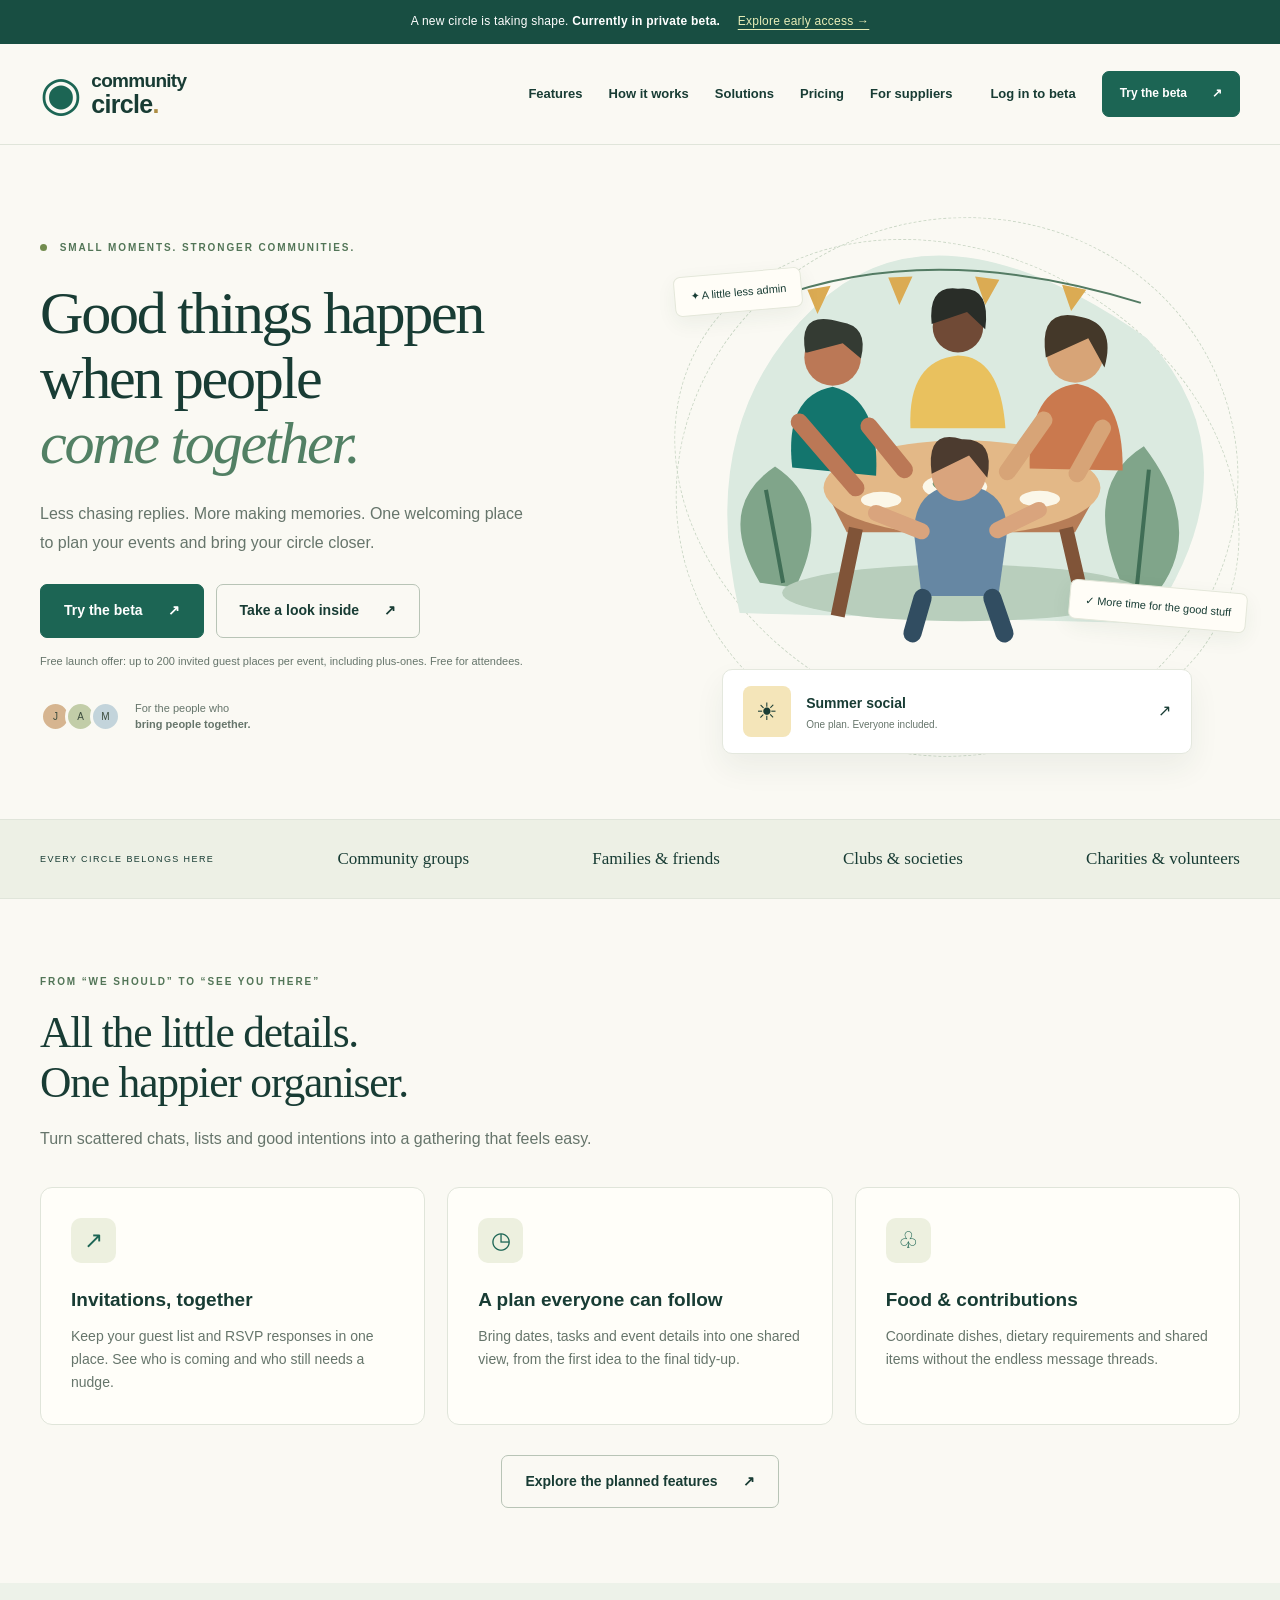
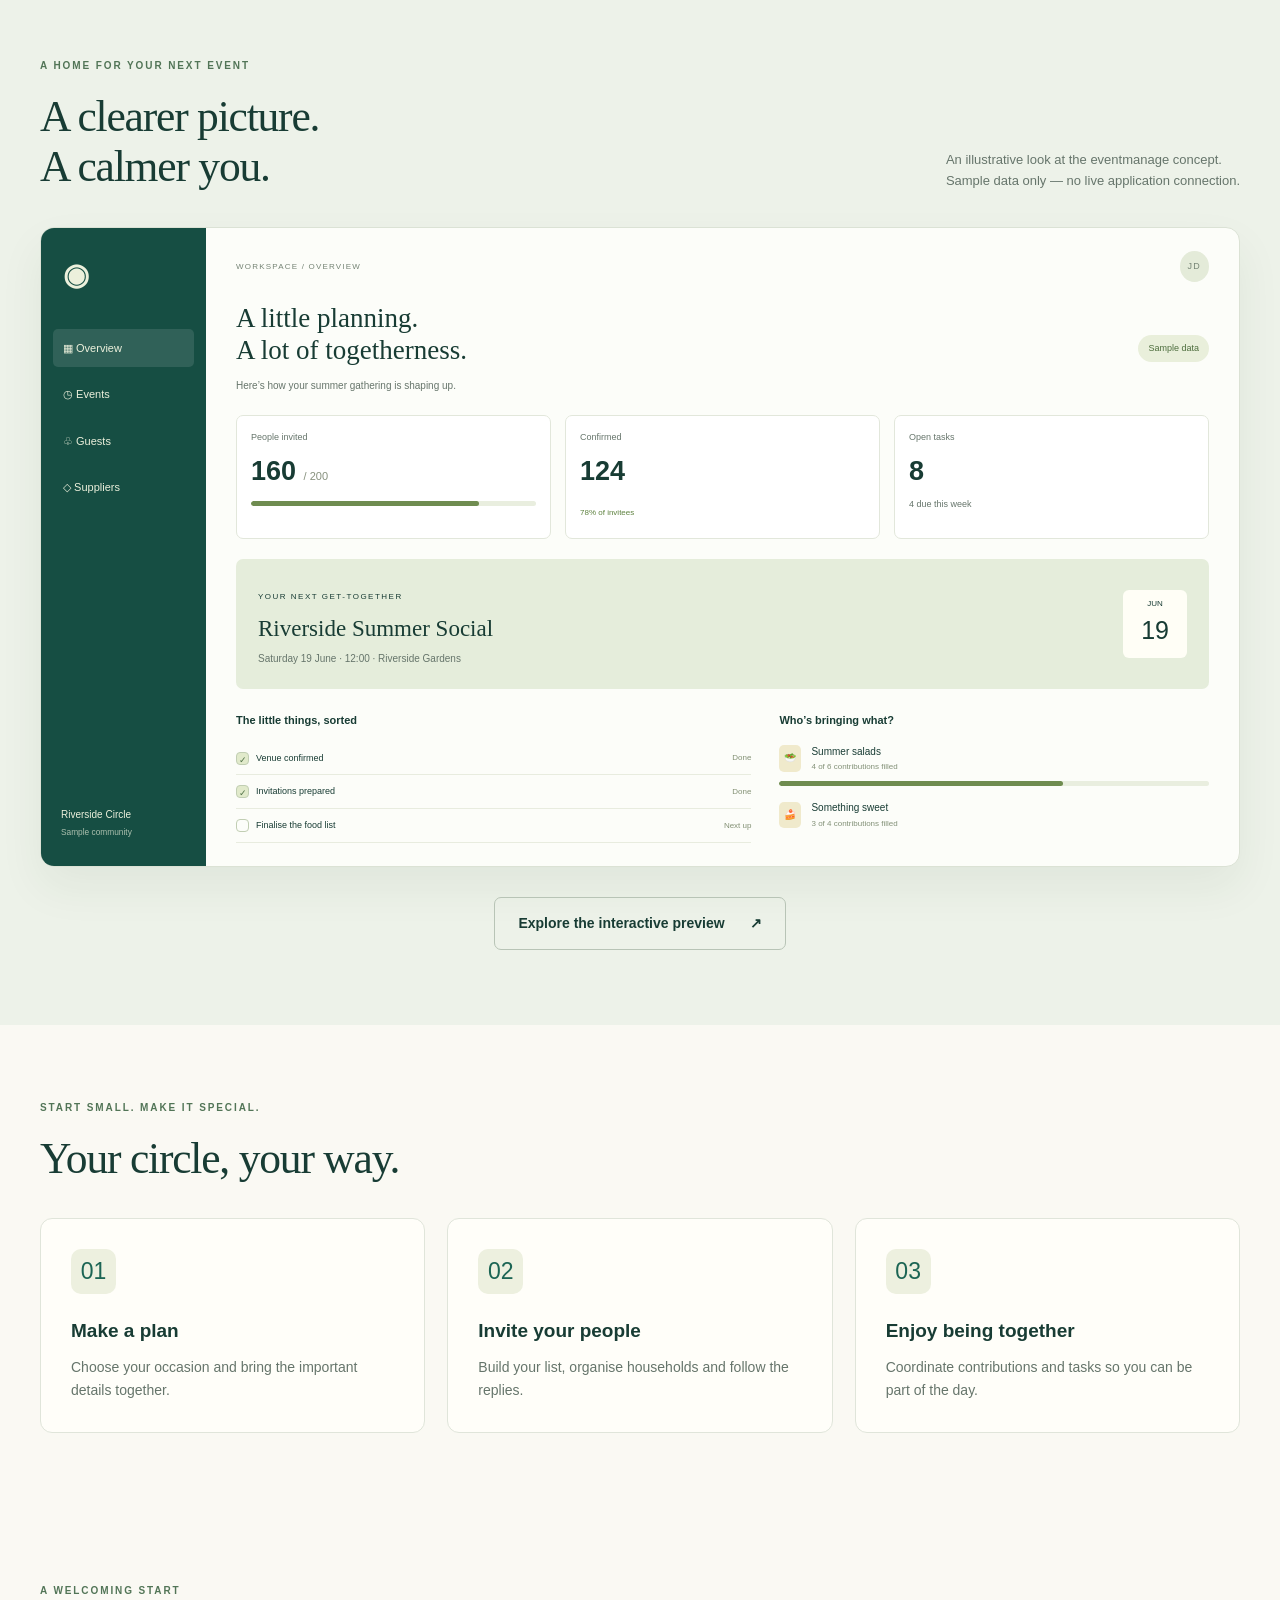
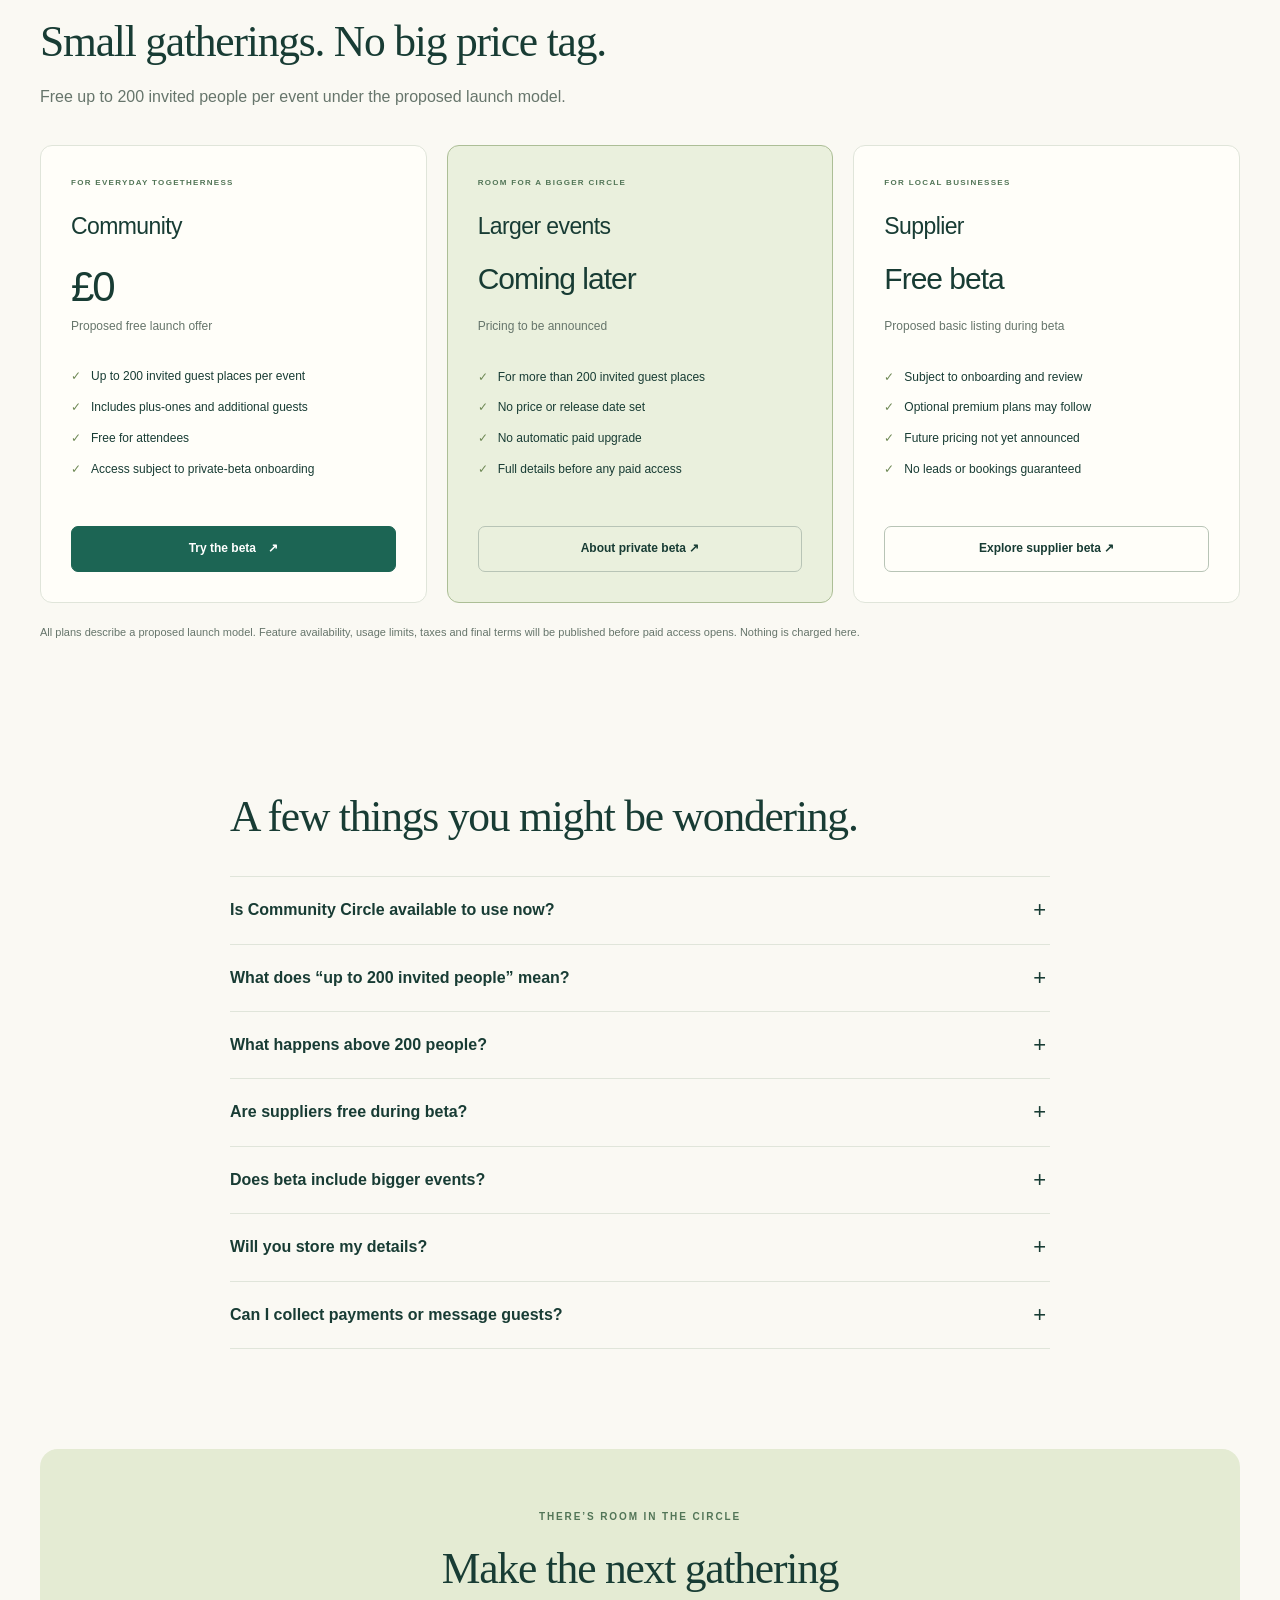
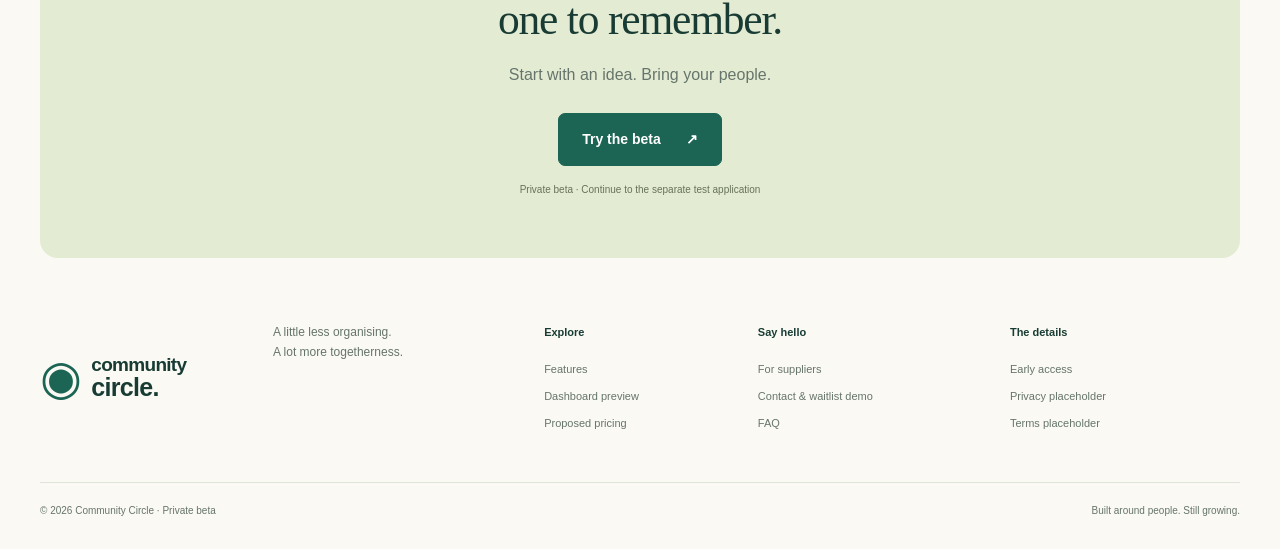
<file: index.html>
<!doctype html><html lang="en-GB"><head><meta charset="utf-8"><meta name="viewport" content="width=device-width,initial-scale=1"><meta name="description" content="Community Circle early-access concept: simpler planning for community events. Private beta with proposed free launch access for up to 200 invited guest places, including plus-ones."><meta name="theme-color" content="#164e43"><title>Bring your people together | Community Circle</title><link rel="icon" href="favicon.svg" type="image/svg+xml"><link rel="stylesheet" href="styles.css"><script defer src="app.js"></script></head><body><a class="skip" href="#main">Skip to content</a><div class="beta-bar">A new circle is taking shape. <strong>Currently in private beta.</strong> <a href="beta.html">Explore early access →</a></div><header><div class="nav-wrap wrap"><a class="brand" href="index.html" aria-label="Community Circle home"><span class="brand-mark">◉</span><span>community<span class="brand-line">circle<span class="brand-dot">.</span></span></span></a><button class="menu-toggle" aria-expanded="false" aria-controls="main-nav">Menu <span aria-hidden="true">☰</span></button><nav id="main-nav" aria-label="Main navigation"><a  href="features.html">Features</a><a  href="how-it-works.html">How it works</a><a  href="solutions.html">Solutions</a><a  href="pricing.html">Pricing</a><a  href="suppliers.html">For suppliers</a><a class="login-link" href="https://testapp.communitycircle.online/">Log in to beta</a><a class="button " href="https://testapp.communitycircle.online/">Try the beta <span aria-hidden="true">↗</span></a></nav></div></header><main id="main"><section class="hero wrap"><div class="hero-copy"><span class="eyebrow"><span class="live-dot"></span> SMALL MOMENTS. STRONGER COMMUNITIES.</span><h1>Good things happen<br>when people<br><span>come together.</span></h1><p class="lead">Less chasing replies. More making memories. One welcoming place to plan your events and bring your circle closer.</p><div class="actions"><a class="button " href="https://testapp.communitycircle.online/">Try the beta <span aria-hidden="true">↗</span></a><a class="button secondary" href="demo.html">Take a look inside <span aria-hidden="true">↗</span></a></div><p class="micro">Free launch offer: up to 200 invited guest places per event, including plus-ones. Free for attendees.</p><div class="hero-note"><div class="people"><span>J</span><span>A</span><span>M</span></div><p>For the people who<br><b>bring people together.</b></p></div></div><div class="hero-art"><div class="orbit orbit-one"></div><div class="orbit orbit-two"></div><span class="floating label-one">✦ A little less admin</span><div class="illustration"><svg viewBox="0 0 560 480" role="img" aria-label="Illustration of a community gathering around a shared table"><path d="M65 390Q20 200 140 86T468 118Q580 240 470 400Z" fill="#dbeae0"/><path d="M85 360Q40 285 100 245Q160 285 120 365M445 366Q400 265 465 225Q530 310 474 375" fill="#80a58a"/><path d="M108 360L91 268M458 365L470 248" stroke="#406e56" stroke-width="4"/><ellipse cx="285" cy="370" rx="178" ry="28" fill="#b8cebc"/><path d="M150 269h270l-23 41H171z" fill="#b77d57"/><path d="M180 306l-18 87m226-87l20 87" stroke="#805438" stroke-width="14"/><ellipse cx="285" cy="266" rx="137" ry="47" fill="#e3b887"/><path d="M117 246q-8-71 40-80q47 12 43 88" fill="#13756d"/><circle cx="157" cy="137" r="28" fill="#bb7856"/><path d="M130 132q-8-43 35-30q28 4 20 36l-18-15-35 9" fill="#343b33"/><path d="M124 201l56 65m13-61l35 43" stroke="#bb7856" stroke-width="17" stroke-linecap="round"/><path d="M352 247q-2-79 47-84q46 9 45 86" fill="#ca794e"/><circle cx="397" cy="134" r="28" fill="#d7a477"/><path d="M368 137q-8-51 35-40q35 7 23 50l-16-29-42 19" fill="#443829"/><path d="M366 199l-36 51m94-43l-25 45" stroke="#d7a477" stroke-width="17" stroke-linecap="round"/><path d="M234 207q-3-67 47-72q42 1 47 72" fill="#e9c15e"/><circle cx="281" cy="107" r="25" fill="#704a36"/><path d="M255 104q-4-39 26-35q33-4 27 40l-18-17z" fill="#292d28"/><ellipse cx="278" cy="265" rx="32" ry="13" fill="#fbf7e9"/><ellipse cx="278" cy="262" rx="22" ry="8" fill="#6c9670"/><ellipse cx="205" cy="278" rx="20" ry="8" fill="#fbf7e9"/><ellipse cx="362" cy="277" rx="20" ry="8" fill="#fbf7e9"/><path d="M238 315q-3-51 47-52q48 4 44 52l-8 58h-76" fill="#6687a3"/><circle cx="282" cy="252" r="27" fill="#d9a47d"/><path d="M255 252q-6-45 30-34q33-1 25 38l-18-22z" fill="#4c3b2f"/><path d="M245 309l-45-18m120 17l41-20" stroke="#d9a47d" stroke-width="16" stroke-linecap="round"/><path d="M246 375l-10 35m79-35l12 35" stroke="#314d61" stroke-width="18" stroke-linecap="round"/><path d="M95 80q160-61 367 3" fill="none" stroke="#537b63" stroke-width="2"/><path d="M132 70l10 24 13-28m57-8l11 27 13-28m62 0l10 28 14-25m62 5l9 26 15-21" fill="#dbab53"/></svg></div><span class="floating label-two">✓ More time for the good stuff</span><div class="event-sticker"><span class="sticker-icon">☀</span><div><b>Summer social</b><small>One plan. Everyone included.</small></div><span>↗</span></div></div></section><section class="audience-strip"><div class="wrap"><span>EVERY CIRCLE BELONGS HERE</span><b>Community groups</b><b>Families & friends</b><b>Clubs & societies</b><b>Charities & volunteers</b></div></section><section class="section wrap"><div class="section-heading"><span class="eyebrow">FROM “WE SHOULD” TO “SEE YOU THERE”</span><h2>All the little details.<br>One happier organiser.</h2><p>Turn scattered chats, lists and good intentions into a gathering that feels easy.</p></div><div class="cards"><article class="card"><span class="icon" aria-hidden="true">↗</span><h3>Invitations, together</h3><p>Keep your guest list and RSVP responses in one place. See who is coming and who still needs a nudge.</p></article><article class="card"><span class="icon" aria-hidden="true">◷</span><h3>A plan everyone can follow</h3><p>Bring dates, tasks and event details into one shared view, from the first idea to the final tidy-up.</p></article><article class="card"><span class="icon" aria-hidden="true">♧</span><h3>Food & contributions</h3><p>Coordinate dishes, dietary requirements and shared items without the endless message threads.</p></article></div><p class="center"><a class="button secondary" href="features.html">Explore the planned features <span aria-hidden="true">↗</span></a></p></section><section class="section preview-section"><div class="wrap"><div class="section-heading split"><div><span class="eyebrow">A HOME FOR YOUR NEXT EVENT</span><h2>A clearer picture.<br>A calmer you.</h2></div><p>An illustrative look at the eventmanage concept.<br>Sample data only — no live application connection.</p></div><div class="dashboard"><aside class="dash-side"><b class="small-logo">◉</b><span class="selected">▦ Overview</span><span>◷ Events</span><span>♧ Guests</span><span>◇ Suppliers</span><div class="side-bottom">Riverside Circle<br><small>Sample community</small></div></aside><div class="dash-main"><div class="dash-top"><span>WORKSPACE / OVERVIEW</span><span class="avatar">JD</span></div><div class="dash-title"><div><h3>A little planning.<br>A lot of togetherness.</h3><p>Here’s how your summer gathering is shaping up.</p></div><span class="pill">Sample data</span></div><div class="stats"><div><small>People invited</small><strong>160 <em>/ 200</em></strong><div class="bar"><i style="width:80%"></i></div></div><div><small>Confirmed</small><strong>124</strong><span class="positive">78% of invitees</span></div><div><small>Open tasks</small><strong>8</strong><small>4 due this week</small></div></div><div class="event-banner"><div><span>YOUR NEXT GET-TOGETHER</span><h3>Riverside Summer Social</h3><p>Saturday 19 June · 12:00 · Riverside Gardens</p></div><div class="date-block">JUN<strong>19</strong></div></div><div class="dash-grid"><section><h4>The little things, sorted</h4><div class="task"> <span class="check">✓</span> Venue confirmed <small>Done</small></div><div class="task"><span class="check">✓</span> Invitations prepared <small>Done</small></div><div class="task"><span class="empty"></span> Finalise the food list <small>Next up</small></div></section><section><h4>Who’s bringing what?</h4><div class="contribution"><span>🥗</span><div>Summer salads<small>4 of 6 contributions filled</small></div></div><div class="bar"><i style="width:66%"></i></div><div class="contribution"><span>🍰</span><div>Something sweet<small>3 of 4 contributions filled</small></div></div></section></div></div></div><p class="center"><a class="button secondary" href="demo.html">Explore the interactive preview <span aria-hidden="true">↗</span></a></p></div></section><section class="section wrap"><div class="section-heading"><span class="eyebrow">START SMALL. MAKE IT SPECIAL.</span><h2>Your circle, your way.</h2></div><div class="cards"><article class="card"><span class="icon" aria-hidden="true">01</span><h3>Make a plan</h3><p>Choose your occasion and bring the important details together.</p></article><article class="card"><span class="icon" aria-hidden="true">02</span><h3>Invite your people</h3><p>Build your list, organise households and follow the replies.</p></article><article class="card"><span class="icon" aria-hidden="true">03</span><h3>Enjoy being together</h3><p>Coordinate contributions and tasks so you can be part of the day.</p></article></div></section><section class="section wrap"><div class="section-heading"><span class="eyebrow">A WELCOMING START</span><h2>Small gatherings. No big price tag.</h2><p>Free up to 200 invited people per event under the proposed launch model.</p></div><div class="pricing-grid"><article class="price"><span class="eyebrow">FOR EVERYDAY TOGETHERNESS</span><h2>Community</h2><div class="amount">£0</div><p>Proposed free launch offer</p><ul><li>Up to 200 invited guest places per event</li><li>Includes plus-ones and additional guests</li><li>Free for attendees</li><li>Access subject to private-beta onboarding</li></ul><a class="button " href="https://testapp.communitycircle.online/">Try the beta <span aria-hidden="true">↗</span></a></article><article class="price featured"><span class="eyebrow">ROOM FOR A BIGGER CIRCLE</span><h2>Larger events</h2><div class="amount amount-words">Coming later</div><p>Pricing to be announced</p><ul><li>For more than 200 invited guest places</li><li>No price or release date set</li><li>No automatic paid upgrade</li><li>Full details before any paid access</li></ul><a class="button secondary" href="beta.html">About private beta ↗</a></article><article class="price"><span class="eyebrow">FOR LOCAL BUSINESSES</span><h2>Supplier</h2><div class="amount amount-words">Free beta</div><p>Proposed basic listing during beta</p><ul><li>Subject to onboarding and review</li><li>Optional premium plans may follow</li><li>Future pricing not yet announced</li><li>No leads or bookings guaranteed</li></ul><a class="button secondary" href="suppliers.html">Explore supplier beta ↗</a></article></div><p class="fine">All plans describe a proposed launch model. Feature availability, usage limits, taxes and final terms will be published before paid access opens. Nothing is charged here.</p></section><section class="section wrap narrow"><div class="section-heading"><h2>A few things you might be wondering.</h2></div><div class="faq-list"><details><summary>Is Community Circle available to use now?</summary><p>Community Circle is currently in private beta. Use “Try the beta” to continue to the separate test application. Access and feature availability depend on testing. Sample dashboards on this website remain illustrative.</p></details><details><summary>What does “up to 200 invited people” mean?</summary><p>Up to 200 invited guest places per event, including plus-ones. One invitation for a household of four counts as four places. Exactly 200 is included; the allowance is based on invited places, not confirmed attendance.</p></details><details><summary>What happens above 200 people?</summary><p>Larger-event pricing will be announced later. No price, release date or automatic paid upgrade is promised.</p></details><details><summary>Are suppliers free during beta?</summary><p>Basic supplier listings are proposed to be free during beta, subject to onboarding and review. Optional premium plans may follow; future pricing has not been announced.</p></details><details><summary>Does beta include bigger events?</summary><p>Larger events may receive a free testing allowance by arrangement. No unlimited or permanent entitlement is promised.</p></details><details><summary>Will you store my details?</summary><p>This static prototype sends and stores no form entries. Use fictional details only. A real waitlist will need a connected service and a final privacy notice.</p></details><details><summary>Can I collect payments or message guests?</summary><p>No. These are proposed application workflows. This static site does not process payments, send emails or messages, or access your eventmanage data.</p></details></div></section><section class="closing wrap"><span class="eyebrow">THERE’S ROOM IN THE CIRCLE</span><h2>Make the next gathering<br>one to remember.</h2><p>Start with an idea. Bring your people.</p><a class="button " href="https://testapp.communitycircle.online/">Try the beta <span aria-hidden="true">↗</span></a><small>Private beta · Continue to the separate test application</small></section></main><footer class="wrap"><div class="footer-top"><a class="brand" href="index.html"><span class="brand-mark">◉</span><span>community<span class="brand-line">circle.</span></span></a><p>A little less organising.<br>A lot more togetherness.</p><div><b>Explore</b><a href="features.html">Features</a><a href="demo.html">Dashboard preview</a><a href="pricing.html">Proposed pricing</a></div><div><b>Say hello</b><a href="suppliers.html">For suppliers</a><a href="contact.html">Contact & waitlist demo</a><a href="faq.html">FAQ</a></div><div><b>The details</b><a href="beta.html">Early access</a><a href="privacy.html">Privacy placeholder</a><a href="terms.html">Terms placeholder</a></div></div><div class="footer-bottom"><span>© 2026 Community Circle · Private beta</span><span>Built around people. Still growing.</span></div></footer></body></html>
</file>
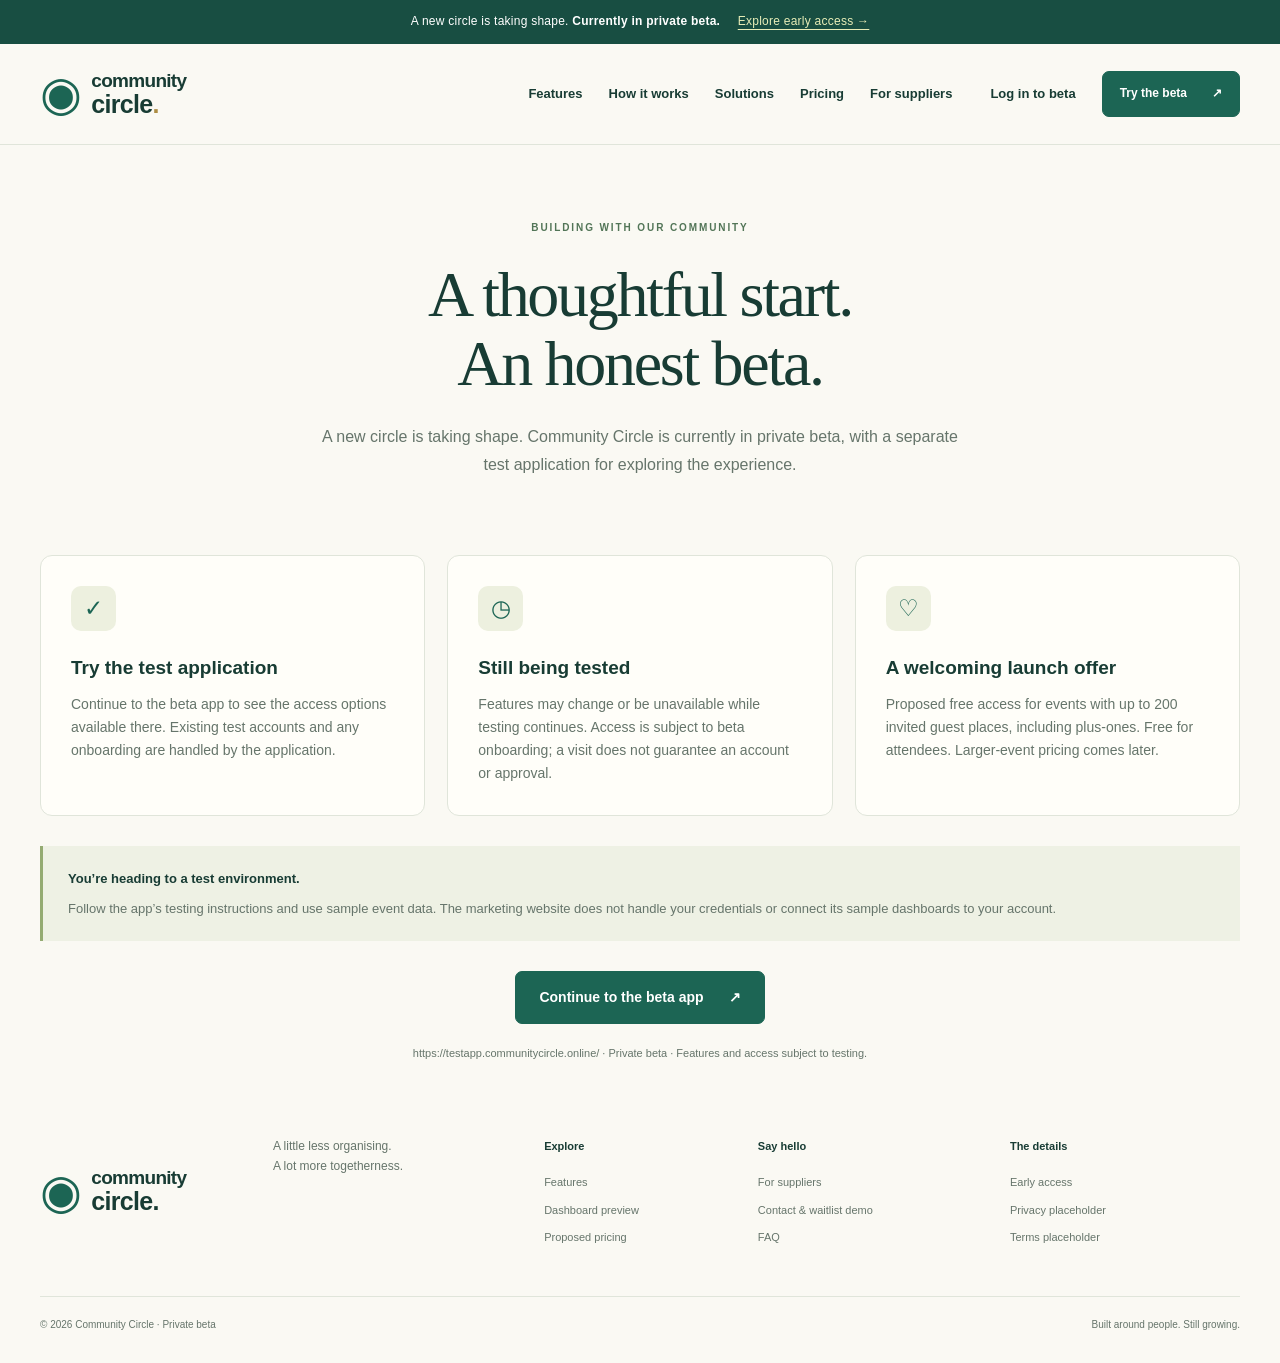
<file: beta.html>
<!doctype html><html lang="en-GB"><head><meta charset="utf-8"><meta name="viewport" content="width=device-width,initial-scale=1"><meta name="description" content="Community Circle early-access concept: simpler planning for community events. Private beta with proposed free launch access for up to 200 invited guest places, including plus-ones."><meta name="theme-color" content="#164e43"><title>Early access | Community Circle</title><link rel="icon" href="favicon.svg" type="image/svg+xml"><link rel="stylesheet" href="styles.css"><script defer src="app.js"></script></head><body><a class="skip" href="#main">Skip to content</a><div class="beta-bar">A new circle is taking shape. <strong>Currently in private beta.</strong> <a href="beta.html">Explore early access →</a></div><header><div class="nav-wrap wrap"><a class="brand" href="index.html" aria-label="Community Circle home"><span class="brand-mark">◉</span><span>community<span class="brand-line">circle<span class="brand-dot">.</span></span></span></a><button class="menu-toggle" aria-expanded="false" aria-controls="main-nav">Menu <span aria-hidden="true">☰</span></button><nav id="main-nav" aria-label="Main navigation"><a  href="features.html">Features</a><a  href="how-it-works.html">How it works</a><a  href="solutions.html">Solutions</a><a  href="pricing.html">Pricing</a><a  href="suppliers.html">For suppliers</a><a class="login-link" href="https://testapp.communitycircle.online/">Log in to beta</a><a class="button " href="https://testapp.communitycircle.online/">Try the beta <span aria-hidden="true">↗</span></a></nav></div></header><main id="main"><section class="page-head wrap"><span class="eyebrow">BUILDING WITH OUR COMMUNITY</span><h1>A thoughtful start.<br>An honest beta.</h1><p class="lead">A new circle is taking shape. Community Circle is currently in private beta, with a separate test application for exploring the experience.</p></section><section class="section wrap"><div class="cards"><article class="card"><span class="icon">✓</span><h3>Try the test application</h3><p>Continue to the beta app to see the access options available there. Existing test accounts and any onboarding are handled by the application.</p></article><article class="card"><span class="icon">◷</span><h3>Still being tested</h3><p>Features may change or be unavailable while testing continues. Access is subject to beta onboarding; a visit does not guarantee an account or approval.</p></article><article class="card"><span class="icon">♡</span><h3>A welcoming launch offer</h3><p>Proposed free access for events with up to 200 invited guest places, including plus-ones. Free for attendees. Larger-event pricing comes later.</p></article></div><div class="notice"><b>You’re heading to a test environment.</b><p>Follow the app’s testing instructions and use sample event data. The marketing website does not handle your credentials or connect its sample dashboards to your account.</p></div><p class="center"><a class="button " href="https://testapp.communitycircle.online/">Continue to the beta app <span aria-hidden="true">↗</span></a></p><p class="fine center">https://testapp.communitycircle.online/ · Private beta · Features and access subject to testing.</p></section></main><footer class="wrap"><div class="footer-top"><a class="brand" href="index.html"><span class="brand-mark">◉</span><span>community<span class="brand-line">circle.</span></span></a><p>A little less organising.<br>A lot more togetherness.</p><div><b>Explore</b><a href="features.html">Features</a><a href="demo.html">Dashboard preview</a><a href="pricing.html">Proposed pricing</a></div><div><b>Say hello</b><a href="suppliers.html">For suppliers</a><a href="contact.html">Contact & waitlist demo</a><a href="faq.html">FAQ</a></div><div><b>The details</b><a href="beta.html">Early access</a><a href="privacy.html">Privacy placeholder</a><a href="terms.html">Terms placeholder</a></div></div><div class="footer-bottom"><span>© 2026 Community Circle · Private beta</span><span>Built around people. Still growing.</span></div></footer></body></html>
</file>
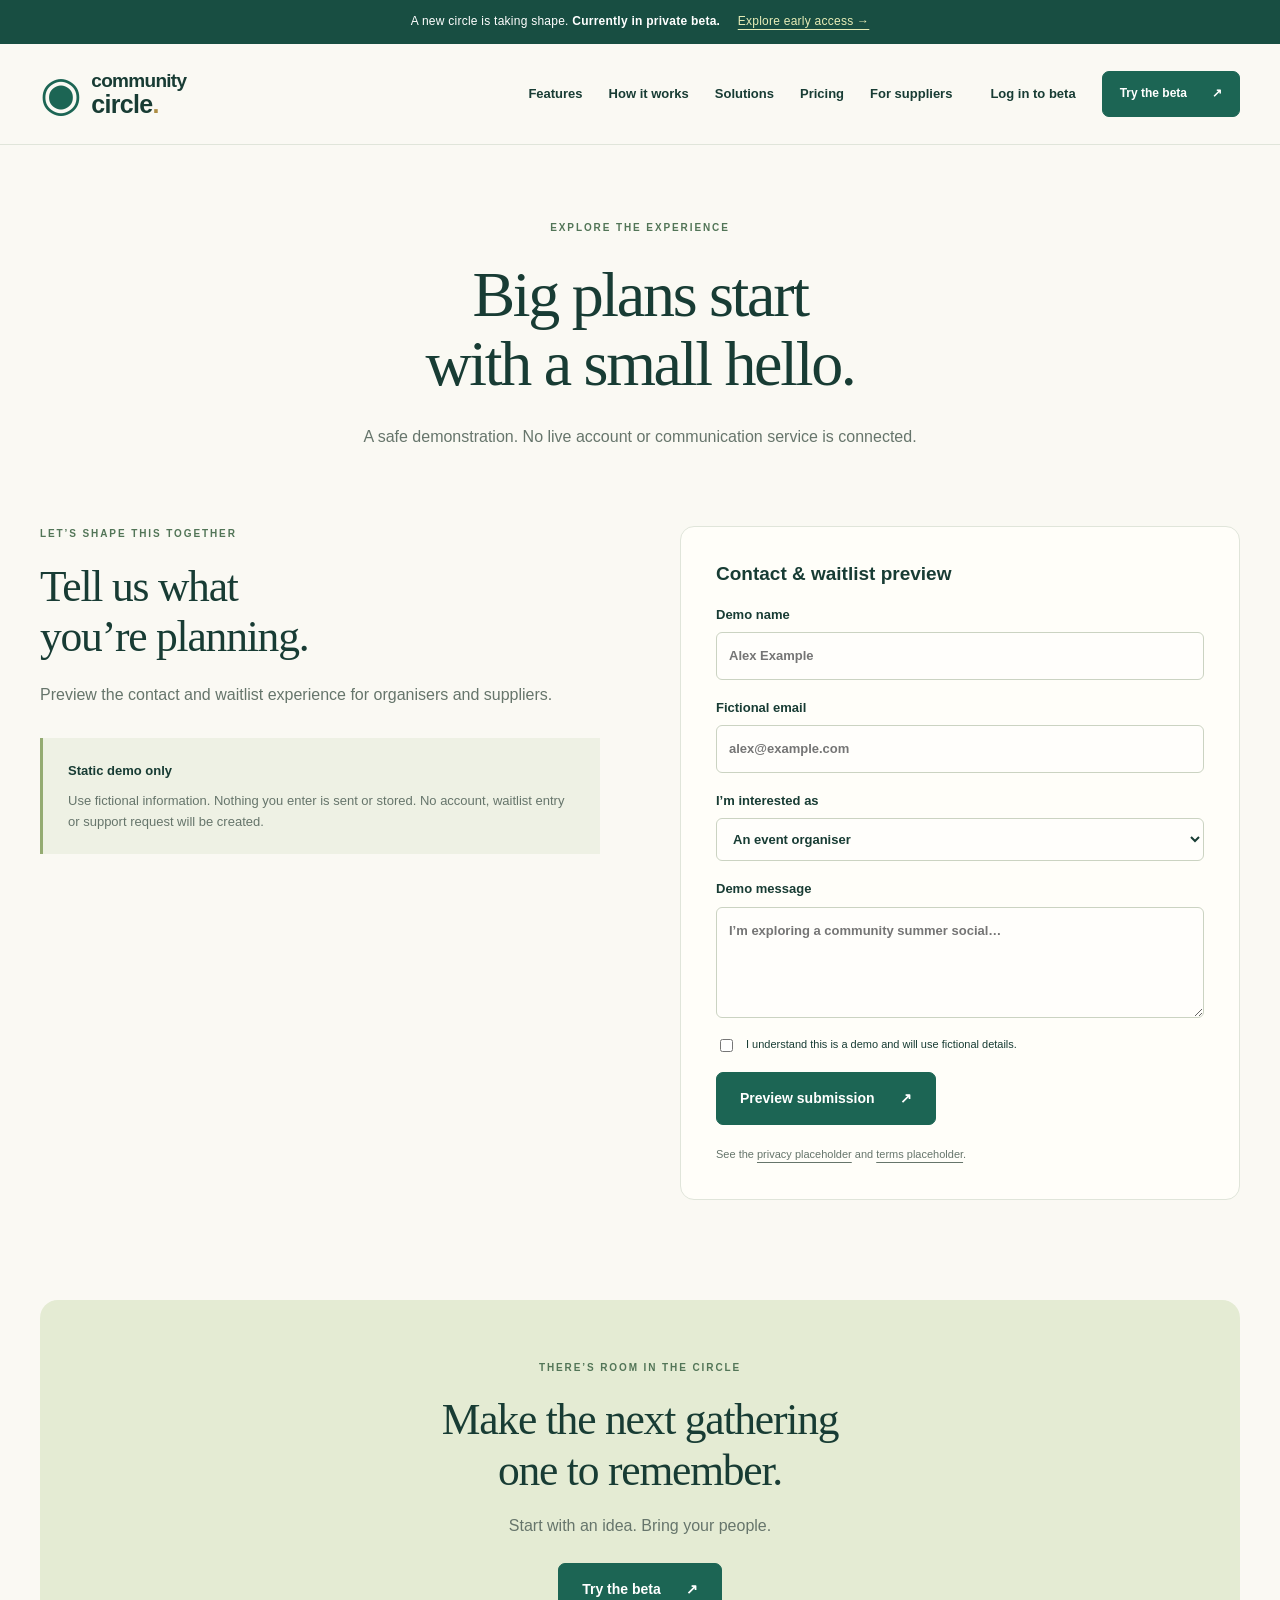
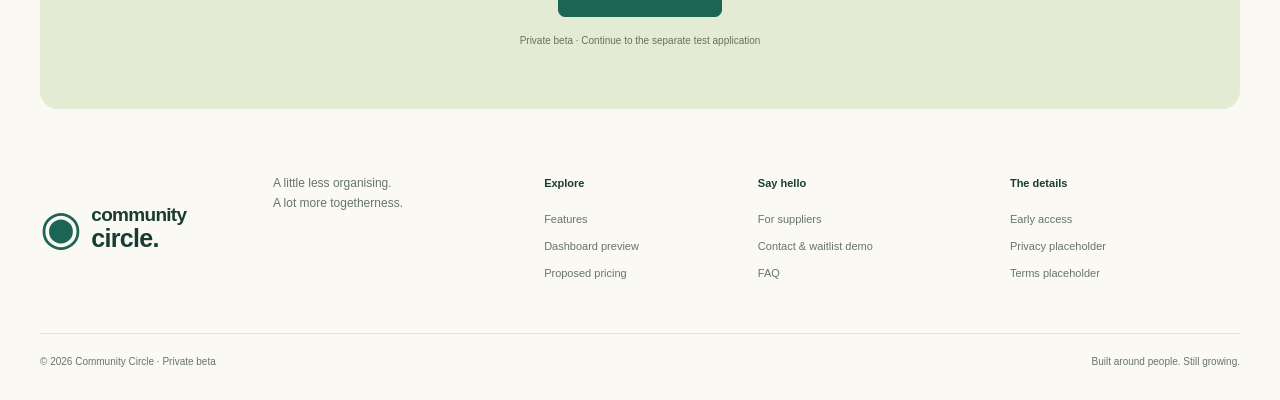
<file: contact.html>
<!doctype html><html lang="en-GB"><head><meta charset="utf-8"><meta name="viewport" content="width=device-width,initial-scale=1"><meta name="description" content="Community Circle early-access concept: simpler planning for community events. Private beta with proposed free launch access for up to 200 invited guest places, including plus-ones."><meta name="theme-color" content="#164e43"><title>Contact & waitlist | Community Circle</title><link rel="icon" href="favicon.svg" type="image/svg+xml"><link rel="stylesheet" href="styles.css"><script defer src="app.js"></script></head><body><a class="skip" href="#main">Skip to content</a><div class="beta-bar">A new circle is taking shape. <strong>Currently in private beta.</strong> <a href="beta.html">Explore early access →</a></div><header><div class="nav-wrap wrap"><a class="brand" href="index.html" aria-label="Community Circle home"><span class="brand-mark">◉</span><span>community<span class="brand-line">circle<span class="brand-dot">.</span></span></span></a><button class="menu-toggle" aria-expanded="false" aria-controls="main-nav">Menu <span aria-hidden="true">☰</span></button><nav id="main-nav" aria-label="Main navigation"><a  href="features.html">Features</a><a  href="how-it-works.html">How it works</a><a  href="solutions.html">Solutions</a><a  href="pricing.html">Pricing</a><a  href="suppliers.html">For suppliers</a><a class="login-link" href="https://testapp.communitycircle.online/">Log in to beta</a><a class="button " href="https://testapp.communitycircle.online/">Try the beta <span aria-hidden="true">↗</span></a></nav></div></header><main id="main"><section class="page-head wrap"><span class="eyebrow">EXPLORE THE EXPERIENCE</span><h1>Big plans start<br>with a small hello.</h1><p class="lead">A safe demonstration. No live account or communication service is connected.</p></section><div class="form-layout wrap section"><aside><span class="eyebrow">LET’S SHAPE THIS TOGETHER</span><h2>Tell us what<br>you’re planning.</h2><p>Preview the contact and waitlist experience for organisers and suppliers.</p><div class="notice"><b>Static demo only</b><p>Use fictional information. Nothing you enter is sent or stored. No account, waitlist entry or support request will be created.</p></div></aside><form data-demo-form method="dialog"><h3>Contact & waitlist preview</h3><label>Demo name<input autocomplete="off" placeholder="Alex Example" maxlength="80" required></label><label>Fictional email<input type="email" autocomplete="off" placeholder="alex@example.com" maxlength="120" required></label><label>I’m interested as<select><option>An event organiser</option><option>A supplier</option><option>A community volunteer</option></select></label><label>Demo message<textarea rows="4" maxlength="600" placeholder="I’m exploring a community summer social…"></textarea></label><label class="checkbox"><input type="checkbox" required> I understand this is a demo and will use fictional details.</label><button class="button" type="submit">Preview submission <span aria-hidden="true">↗</span></button><p class="form-status" role="status" aria-live="polite"></p><p class="fine">See the <a href="privacy.html">privacy placeholder</a> and <a href="terms.html">terms placeholder</a>.</p></form></div><section class="closing wrap"><span class="eyebrow">THERE’S ROOM IN THE CIRCLE</span><h2>Make the next gathering<br>one to remember.</h2><p>Start with an idea. Bring your people.</p><a class="button " href="https://testapp.communitycircle.online/">Try the beta <span aria-hidden="true">↗</span></a><small>Private beta · Continue to the separate test application</small></section></main><footer class="wrap"><div class="footer-top"><a class="brand" href="index.html"><span class="brand-mark">◉</span><span>community<span class="brand-line">circle.</span></span></a><p>A little less organising.<br>A lot more togetherness.</p><div><b>Explore</b><a href="features.html">Features</a><a href="demo.html">Dashboard preview</a><a href="pricing.html">Proposed pricing</a></div><div><b>Say hello</b><a href="suppliers.html">For suppliers</a><a href="contact.html">Contact & waitlist demo</a><a href="faq.html">FAQ</a></div><div><b>The details</b><a href="beta.html">Early access</a><a href="privacy.html">Privacy placeholder</a><a href="terms.html">Terms placeholder</a></div></div><div class="footer-bottom"><span>© 2026 Community Circle · Private beta</span><span>Built around people. Still growing.</span></div></footer></body></html>
</file>
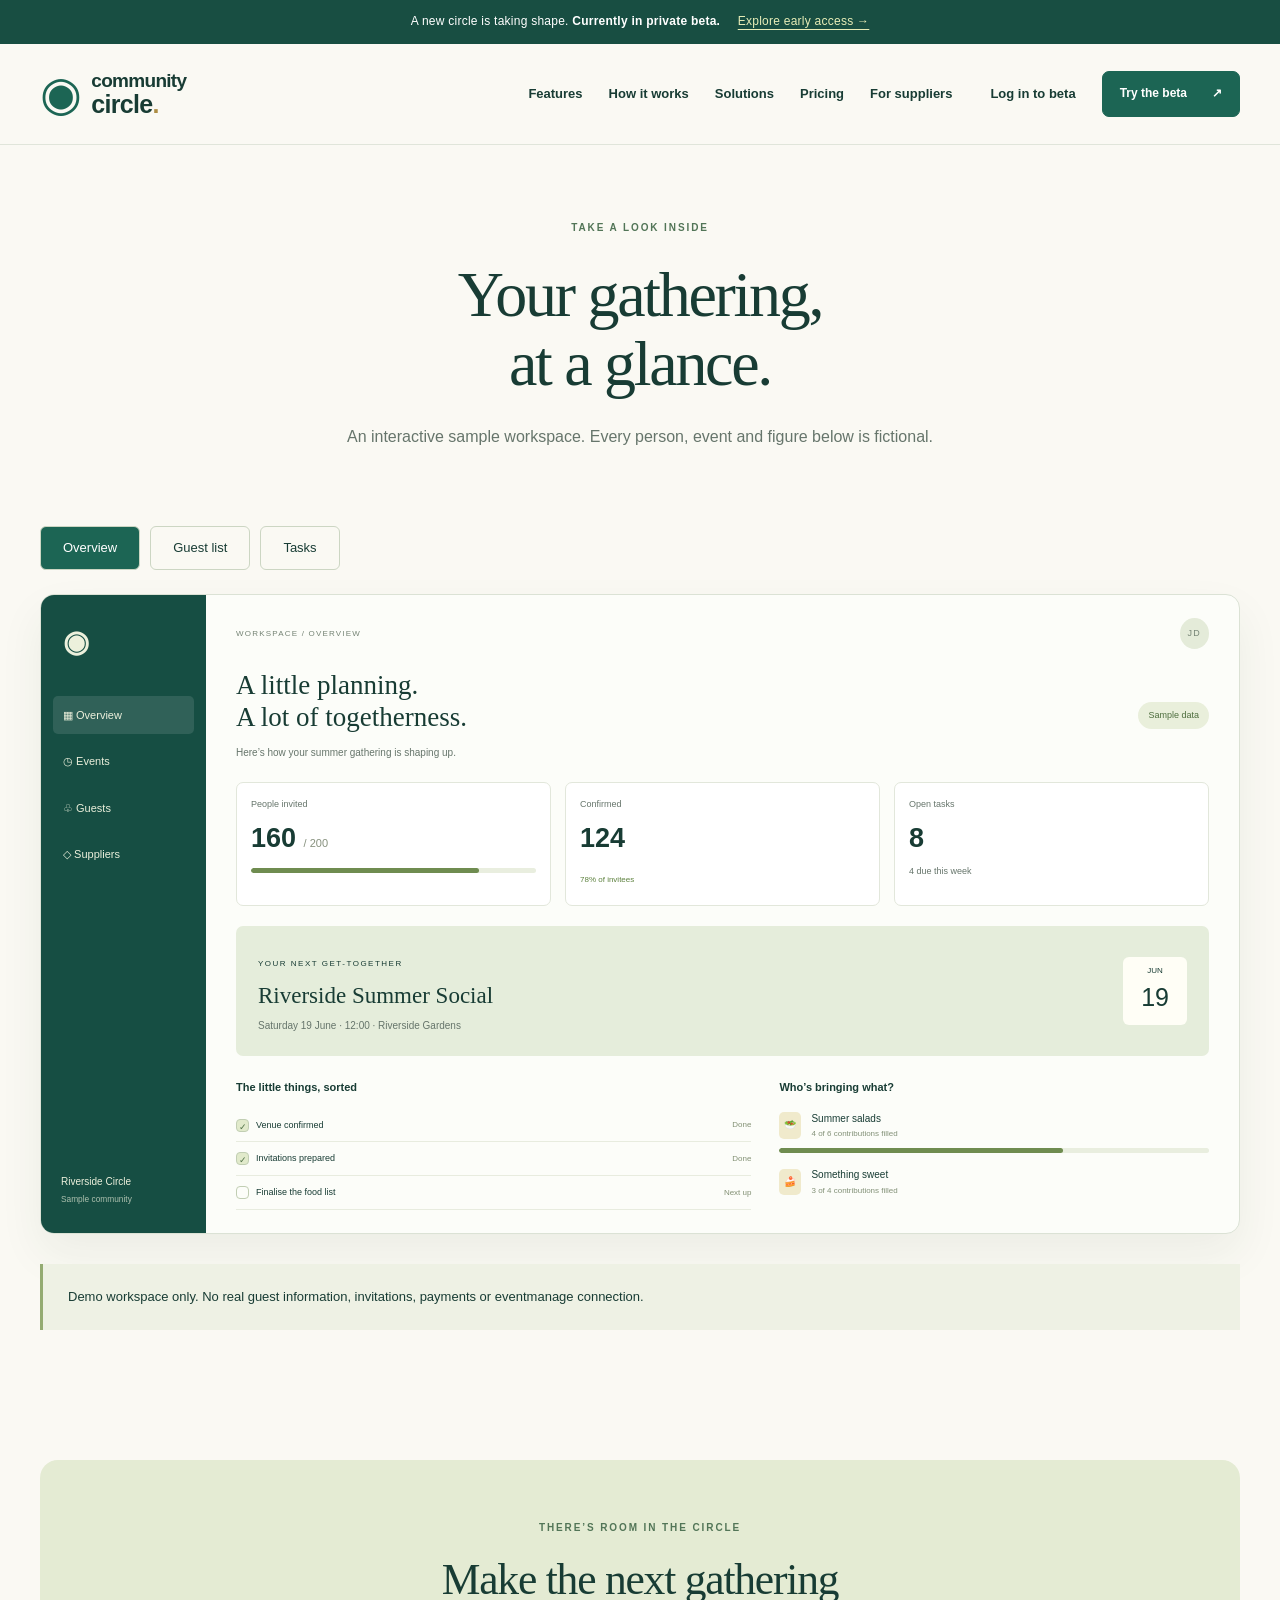
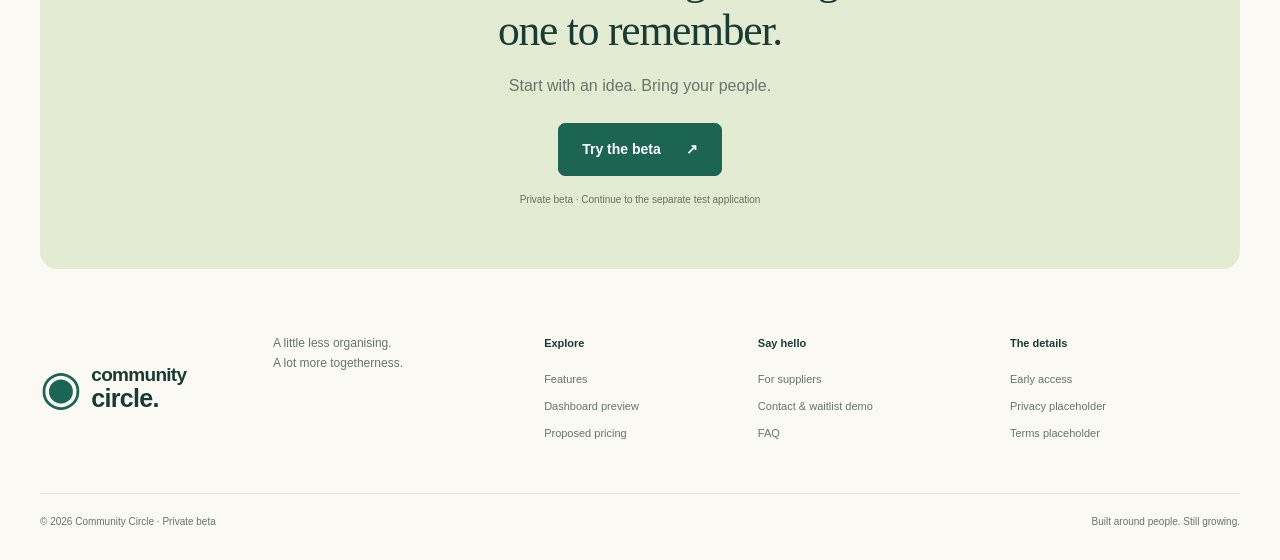
<file: demo.html>
<!doctype html><html lang="en-GB"><head><meta charset="utf-8"><meta name="viewport" content="width=device-width,initial-scale=1"><meta name="description" content="Community Circle early-access concept: simpler planning for community events. Private beta with proposed free launch access for up to 200 invited guest places, including plus-ones."><meta name="theme-color" content="#164e43"><title>Dashboard demo | Community Circle</title><link rel="icon" href="favicon.svg" type="image/svg+xml"><link rel="stylesheet" href="styles.css"><script defer src="app.js"></script></head><body><a class="skip" href="#main">Skip to content</a><div class="beta-bar">A new circle is taking shape. <strong>Currently in private beta.</strong> <a href="beta.html">Explore early access →</a></div><header><div class="nav-wrap wrap"><a class="brand" href="index.html" aria-label="Community Circle home"><span class="brand-mark">◉</span><span>community<span class="brand-line">circle<span class="brand-dot">.</span></span></span></a><button class="menu-toggle" aria-expanded="false" aria-controls="main-nav">Menu <span aria-hidden="true">☰</span></button><nav id="main-nav" aria-label="Main navigation"><a  href="features.html">Features</a><a  href="how-it-works.html">How it works</a><a  href="solutions.html">Solutions</a><a  href="pricing.html">Pricing</a><a  href="suppliers.html">For suppliers</a><a class="login-link" href="https://testapp.communitycircle.online/">Log in to beta</a><a class="button " href="https://testapp.communitycircle.online/">Try the beta <span aria-hidden="true">↗</span></a></nav></div></header><main id="main"><section class="page-head wrap"><span class="eyebrow">TAKE A LOOK INSIDE</span><h1>Your gathering,<br>at a glance.</h1><p class="lead">An interactive sample workspace. Every person, event and figure below is fictional.</p></section><section class="section wrap"><div class="demo-tabs" role="tablist" aria-label="Dashboard views"><button role="tab" id="tab-overview" aria-selected="true" aria-controls="panel-overview">Overview</button><button role="tab" id="tab-guests" aria-selected="false" aria-controls="panel-guests" tabindex="-1">Guest list</button><button role="tab" id="tab-tasks" aria-selected="false" aria-controls="panel-tasks" tabindex="-1">Tasks</button></div><div role="tabpanel" id="panel-overview" aria-labelledby="tab-overview"><div class="dashboard"><aside class="dash-side"><b class="small-logo">◉</b><span class="selected">▦ Overview</span><span>◷ Events</span><span>♧ Guests</span><span>◇ Suppliers</span><div class="side-bottom">Riverside Circle<br><small>Sample community</small></div></aside><div class="dash-main"><div class="dash-top"><span>WORKSPACE / OVERVIEW</span><span class="avatar">JD</span></div><div class="dash-title"><div><h3>A little planning.<br>A lot of togetherness.</h3><p>Here’s how your summer gathering is shaping up.</p></div><span class="pill">Sample data</span></div><div class="stats"><div><small>People invited</small><strong>160 <em>/ 200</em></strong><div class="bar"><i style="width:80%"></i></div></div><div><small>Confirmed</small><strong>124</strong><span class="positive">78% of invitees</span></div><div><small>Open tasks</small><strong>8</strong><small>4 due this week</small></div></div><div class="event-banner"><div><span>YOUR NEXT GET-TOGETHER</span><h3>Riverside Summer Social</h3><p>Saturday 19 June · 12:00 · Riverside Gardens</p></div><div class="date-block">JUN<strong>19</strong></div></div><div class="dash-grid"><section><h4>The little things, sorted</h4><div class="task"> <span class="check">✓</span> Venue confirmed <small>Done</small></div><div class="task"><span class="check">✓</span> Invitations prepared <small>Done</small></div><div class="task"><span class="empty"></span> Finalise the food list <small>Next up</small></div></section><section><h4>Who’s bringing what?</h4><div class="contribution"><span>🥗</span><div>Summer salads<small>4 of 6 contributions filled</small></div></div><div class="bar"><i style="width:66%"></i></div><div class="contribution"><span>🍰</span><div>Something sweet<small>3 of 4 contributions filled</small></div></div></section></div></div></div></div><div role="tabpanel" id="panel-guests" aria-labelledby="tab-guests" hidden><div class="table-card"><h3>A place for everyone</h3><p>160 people invited · 124 confirmed · Fictional households</p><div class="table-scroll"><table><thead><tr><th>Household</th><th>People invited</th><th>RSVP</th><th>Contribution</th></tr></thead><tbody><tr><td>Example family A</td><td>4</td><td>Confirmed</td><td>Summer salad</td></tr><tr><td>Example family B</td><td>3</td><td>Awaiting reply</td><td>To decide</td></tr><tr><td>Example guest C</td><td>1</td><td>Confirmed</td><td>Dessert</td></tr></tbody></table></div><p class="fine">Illustrative rows only, not the full 160-person list.</p></div></div><div role="tabpanel" id="panel-tasks" aria-labelledby="tab-tasks" hidden><div class="table-card"><h3>Share the little jobs</h3><p>Try ticking a sample task. Changes reset when you reload.</p><label class="demo-task"><input type="checkbox" checked> Confirm venue</label><label class="demo-task"><input type="checkbox" checked> Prepare invitations</label><label class="demo-task"><input type="checkbox" > Finalise food list</label><label class="demo-task"><input type="checkbox" > Check the seating plan</label><label class="demo-task"><input type="checkbox" > Arrange shared equipment</label></div></div><div class="notice">Demo workspace only. No real guest information, invitations, payments or eventmanage connection.</div></section><section class="closing wrap"><span class="eyebrow">THERE’S ROOM IN THE CIRCLE</span><h2>Make the next gathering<br>one to remember.</h2><p>Start with an idea. Bring your people.</p><a class="button " href="https://testapp.communitycircle.online/">Try the beta <span aria-hidden="true">↗</span></a><small>Private beta · Continue to the separate test application</small></section></main><footer class="wrap"><div class="footer-top"><a class="brand" href="index.html"><span class="brand-mark">◉</span><span>community<span class="brand-line">circle.</span></span></a><p>A little less organising.<br>A lot more togetherness.</p><div><b>Explore</b><a href="features.html">Features</a><a href="demo.html">Dashboard preview</a><a href="pricing.html">Proposed pricing</a></div><div><b>Say hello</b><a href="suppliers.html">For suppliers</a><a href="contact.html">Contact & waitlist demo</a><a href="faq.html">FAQ</a></div><div><b>The details</b><a href="beta.html">Early access</a><a href="privacy.html">Privacy placeholder</a><a href="terms.html">Terms placeholder</a></div></div><div class="footer-bottom"><span>© 2026 Community Circle · Private beta</span><span>Built around people. Still growing.</span></div></footer></body></html>
</file>
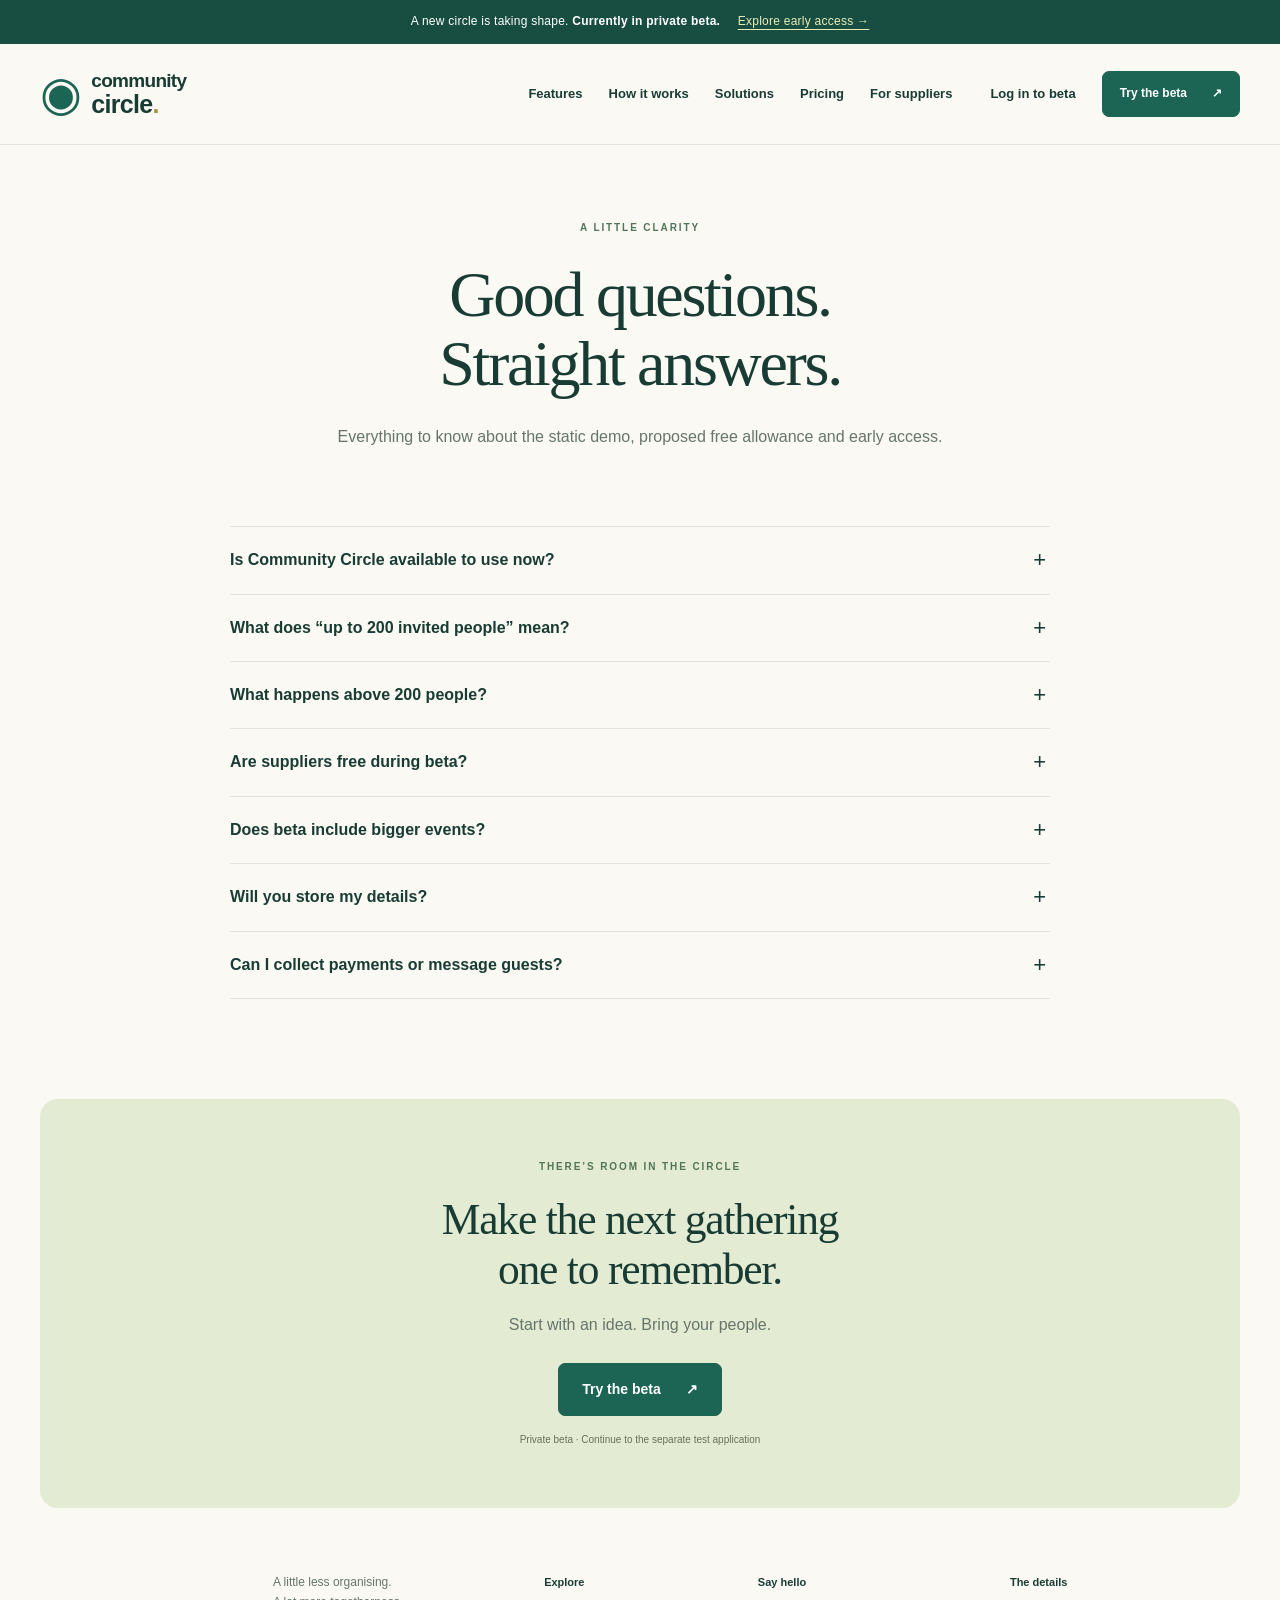
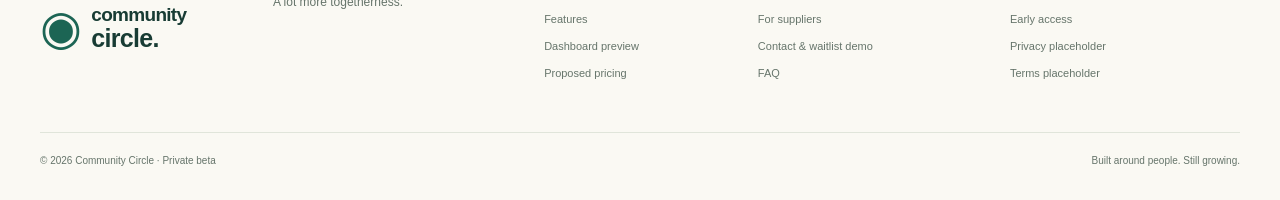
<file: faq.html>
<!doctype html><html lang="en-GB"><head><meta charset="utf-8"><meta name="viewport" content="width=device-width,initial-scale=1"><meta name="description" content="Community Circle early-access concept: simpler planning for community events. Private beta with proposed free launch access for up to 200 invited guest places, including plus-ones."><meta name="theme-color" content="#164e43"><title>Frequently asked questions | Community Circle</title><link rel="icon" href="favicon.svg" type="image/svg+xml"><link rel="stylesheet" href="styles.css"><script defer src="app.js"></script></head><body><a class="skip" href="#main">Skip to content</a><div class="beta-bar">A new circle is taking shape. <strong>Currently in private beta.</strong> <a href="beta.html">Explore early access →</a></div><header><div class="nav-wrap wrap"><a class="brand" href="index.html" aria-label="Community Circle home"><span class="brand-mark">◉</span><span>community<span class="brand-line">circle<span class="brand-dot">.</span></span></span></a><button class="menu-toggle" aria-expanded="false" aria-controls="main-nav">Menu <span aria-hidden="true">☰</span></button><nav id="main-nav" aria-label="Main navigation"><a  href="features.html">Features</a><a  href="how-it-works.html">How it works</a><a  href="solutions.html">Solutions</a><a  href="pricing.html">Pricing</a><a  href="suppliers.html">For suppliers</a><a class="login-link" href="https://testapp.communitycircle.online/">Log in to beta</a><a class="button " href="https://testapp.communitycircle.online/">Try the beta <span aria-hidden="true">↗</span></a></nav></div></header><main id="main"><section class="page-head wrap"><span class="eyebrow">A LITTLE CLARITY</span><h1>Good questions.<br>Straight answers.</h1><p class="lead">Everything to know about the static demo, proposed free allowance and early access.</p></section><section class="section wrap narrow"><div class="faq-list"><details><summary>Is Community Circle available to use now?</summary><p>Community Circle is currently in private beta. Use “Try the beta” to continue to the separate test application. Access and feature availability depend on testing. Sample dashboards on this website remain illustrative.</p></details><details><summary>What does “up to 200 invited people” mean?</summary><p>Up to 200 invited guest places per event, including plus-ones. One invitation for a household of four counts as four places. Exactly 200 is included; the allowance is based on invited places, not confirmed attendance.</p></details><details><summary>What happens above 200 people?</summary><p>Larger-event pricing will be announced later. No price, release date or automatic paid upgrade is promised.</p></details><details><summary>Are suppliers free during beta?</summary><p>Basic supplier listings are proposed to be free during beta, subject to onboarding and review. Optional premium plans may follow; future pricing has not been announced.</p></details><details><summary>Does beta include bigger events?</summary><p>Larger events may receive a free testing allowance by arrangement. No unlimited or permanent entitlement is promised.</p></details><details><summary>Will you store my details?</summary><p>This static prototype sends and stores no form entries. Use fictional details only. A real waitlist will need a connected service and a final privacy notice.</p></details><details><summary>Can I collect payments or message guests?</summary><p>No. These are proposed application workflows. This static site does not process payments, send emails or messages, or access your eventmanage data.</p></details></div></section><section class="closing wrap"><span class="eyebrow">THERE’S ROOM IN THE CIRCLE</span><h2>Make the next gathering<br>one to remember.</h2><p>Start with an idea. Bring your people.</p><a class="button " href="https://testapp.communitycircle.online/">Try the beta <span aria-hidden="true">↗</span></a><small>Private beta · Continue to the separate test application</small></section></main><footer class="wrap"><div class="footer-top"><a class="brand" href="index.html"><span class="brand-mark">◉</span><span>community<span class="brand-line">circle.</span></span></a><p>A little less organising.<br>A lot more togetherness.</p><div><b>Explore</b><a href="features.html">Features</a><a href="demo.html">Dashboard preview</a><a href="pricing.html">Proposed pricing</a></div><div><b>Say hello</b><a href="suppliers.html">For suppliers</a><a href="contact.html">Contact & waitlist demo</a><a href="faq.html">FAQ</a></div><div><b>The details</b><a href="beta.html">Early access</a><a href="privacy.html">Privacy placeholder</a><a href="terms.html">Terms placeholder</a></div></div><div class="footer-bottom"><span>© 2026 Community Circle · Private beta</span><span>Built around people. Still growing.</span></div></footer></body></html>
</file>
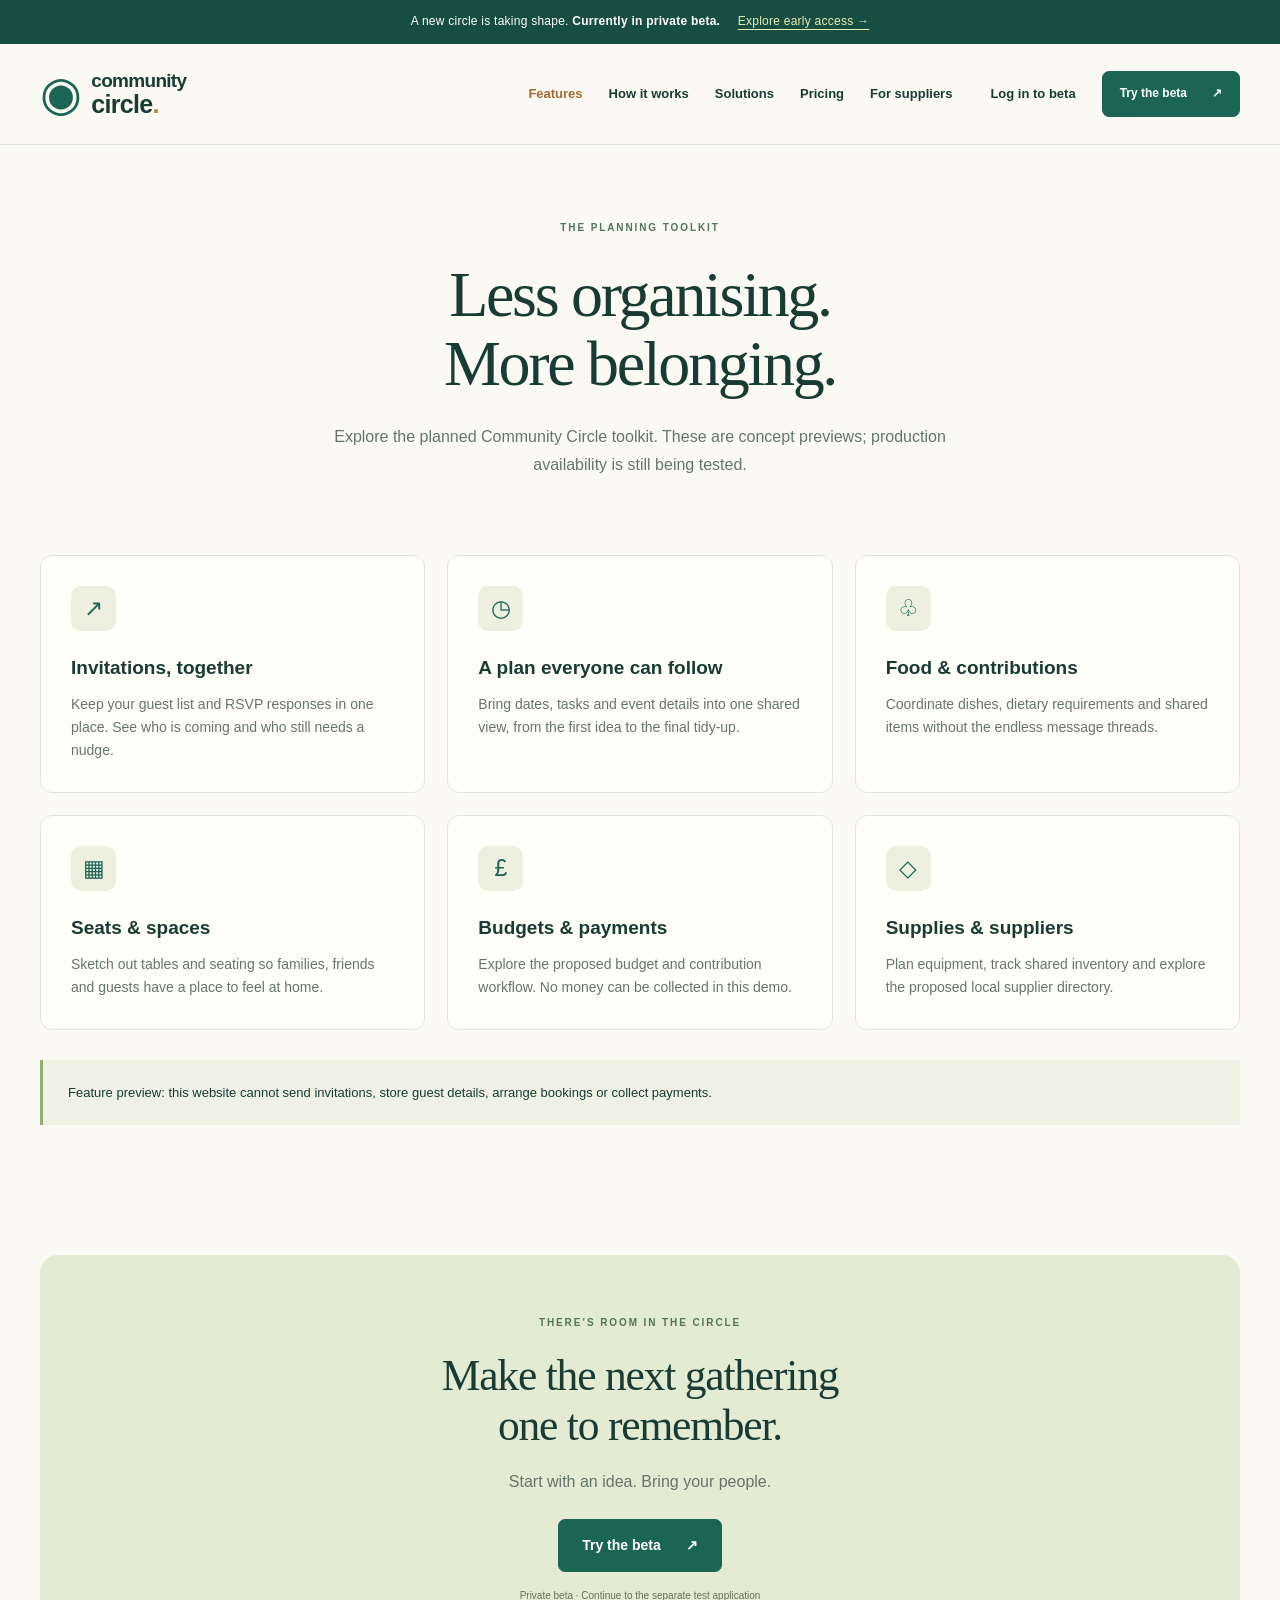
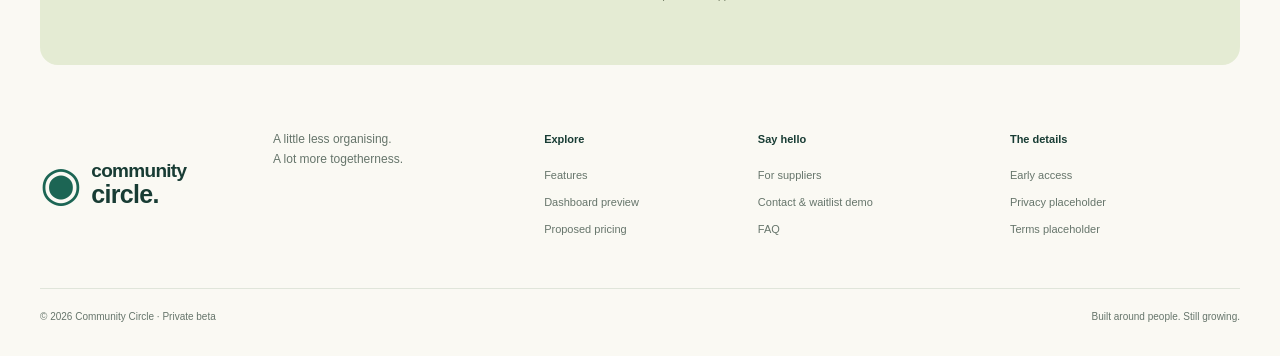
<file: features.html>
<!doctype html><html lang="en-GB"><head><meta charset="utf-8"><meta name="viewport" content="width=device-width,initial-scale=1"><meta name="description" content="Community Circle early-access concept: simpler planning for community events. Private beta with proposed free launch access for up to 200 invited guest places, including plus-ones."><meta name="theme-color" content="#164e43"><title>Features | Community Circle</title><link rel="icon" href="favicon.svg" type="image/svg+xml"><link rel="stylesheet" href="styles.css"><script defer src="app.js"></script></head><body><a class="skip" href="#main">Skip to content</a><div class="beta-bar">A new circle is taking shape. <strong>Currently in private beta.</strong> <a href="beta.html">Explore early access →</a></div><header><div class="nav-wrap wrap"><a class="brand" href="index.html" aria-label="Community Circle home"><span class="brand-mark">◉</span><span>community<span class="brand-line">circle<span class="brand-dot">.</span></span></span></a><button class="menu-toggle" aria-expanded="false" aria-controls="main-nav">Menu <span aria-hidden="true">☰</span></button><nav id="main-nav" aria-label="Main navigation"><a aria-current="page" href="features.html">Features</a><a  href="how-it-works.html">How it works</a><a  href="solutions.html">Solutions</a><a  href="pricing.html">Pricing</a><a  href="suppliers.html">For suppliers</a><a class="login-link" href="https://testapp.communitycircle.online/">Log in to beta</a><a class="button " href="https://testapp.communitycircle.online/">Try the beta <span aria-hidden="true">↗</span></a></nav></div></header><main id="main"><section class="page-head wrap"><span class="eyebrow">THE PLANNING TOOLKIT</span><h1>Less organising.<br>More belonging.</h1><p class="lead">Explore the planned Community Circle toolkit. These are concept previews; production availability is still being tested.</p></section><section class="wrap section"><div class="cards"><article class="card"><span class="icon" aria-hidden="true">↗</span><h3>Invitations, together</h3><p>Keep your guest list and RSVP responses in one place. See who is coming and who still needs a nudge.</p></article><article class="card"><span class="icon" aria-hidden="true">◷</span><h3>A plan everyone can follow</h3><p>Bring dates, tasks and event details into one shared view, from the first idea to the final tidy-up.</p></article><article class="card"><span class="icon" aria-hidden="true">♧</span><h3>Food & contributions</h3><p>Coordinate dishes, dietary requirements and shared items without the endless message threads.</p></article><article class="card"><span class="icon" aria-hidden="true">▦</span><h3>Seats & spaces</h3><p>Sketch out tables and seating so families, friends and guests have a place to feel at home.</p></article><article class="card"><span class="icon" aria-hidden="true">£</span><h3>Budgets & payments</h3><p>Explore the proposed budget and contribution workflow. No money can be collected in this demo.</p></article><article class="card"><span class="icon" aria-hidden="true">◇</span><h3>Supplies & suppliers</h3><p>Plan equipment, track shared inventory and explore the proposed local supplier directory.</p></article></div><div class="notice">Feature preview: this website cannot send invitations, store guest details, arrange bookings or collect payments.</div></section><section class="closing wrap"><span class="eyebrow">THERE’S ROOM IN THE CIRCLE</span><h2>Make the next gathering<br>one to remember.</h2><p>Start with an idea. Bring your people.</p><a class="button " href="https://testapp.communitycircle.online/">Try the beta <span aria-hidden="true">↗</span></a><small>Private beta · Continue to the separate test application</small></section></main><footer class="wrap"><div class="footer-top"><a class="brand" href="index.html"><span class="brand-mark">◉</span><span>community<span class="brand-line">circle.</span></span></a><p>A little less organising.<br>A lot more togetherness.</p><div><b>Explore</b><a href="features.html">Features</a><a href="demo.html">Dashboard preview</a><a href="pricing.html">Proposed pricing</a></div><div><b>Say hello</b><a href="suppliers.html">For suppliers</a><a href="contact.html">Contact & waitlist demo</a><a href="faq.html">FAQ</a></div><div><b>The details</b><a href="beta.html">Early access</a><a href="privacy.html">Privacy placeholder</a><a href="terms.html">Terms placeholder</a></div></div><div class="footer-bottom"><span>© 2026 Community Circle · Private beta</span><span>Built around people. Still growing.</span></div></footer></body></html>
</file>
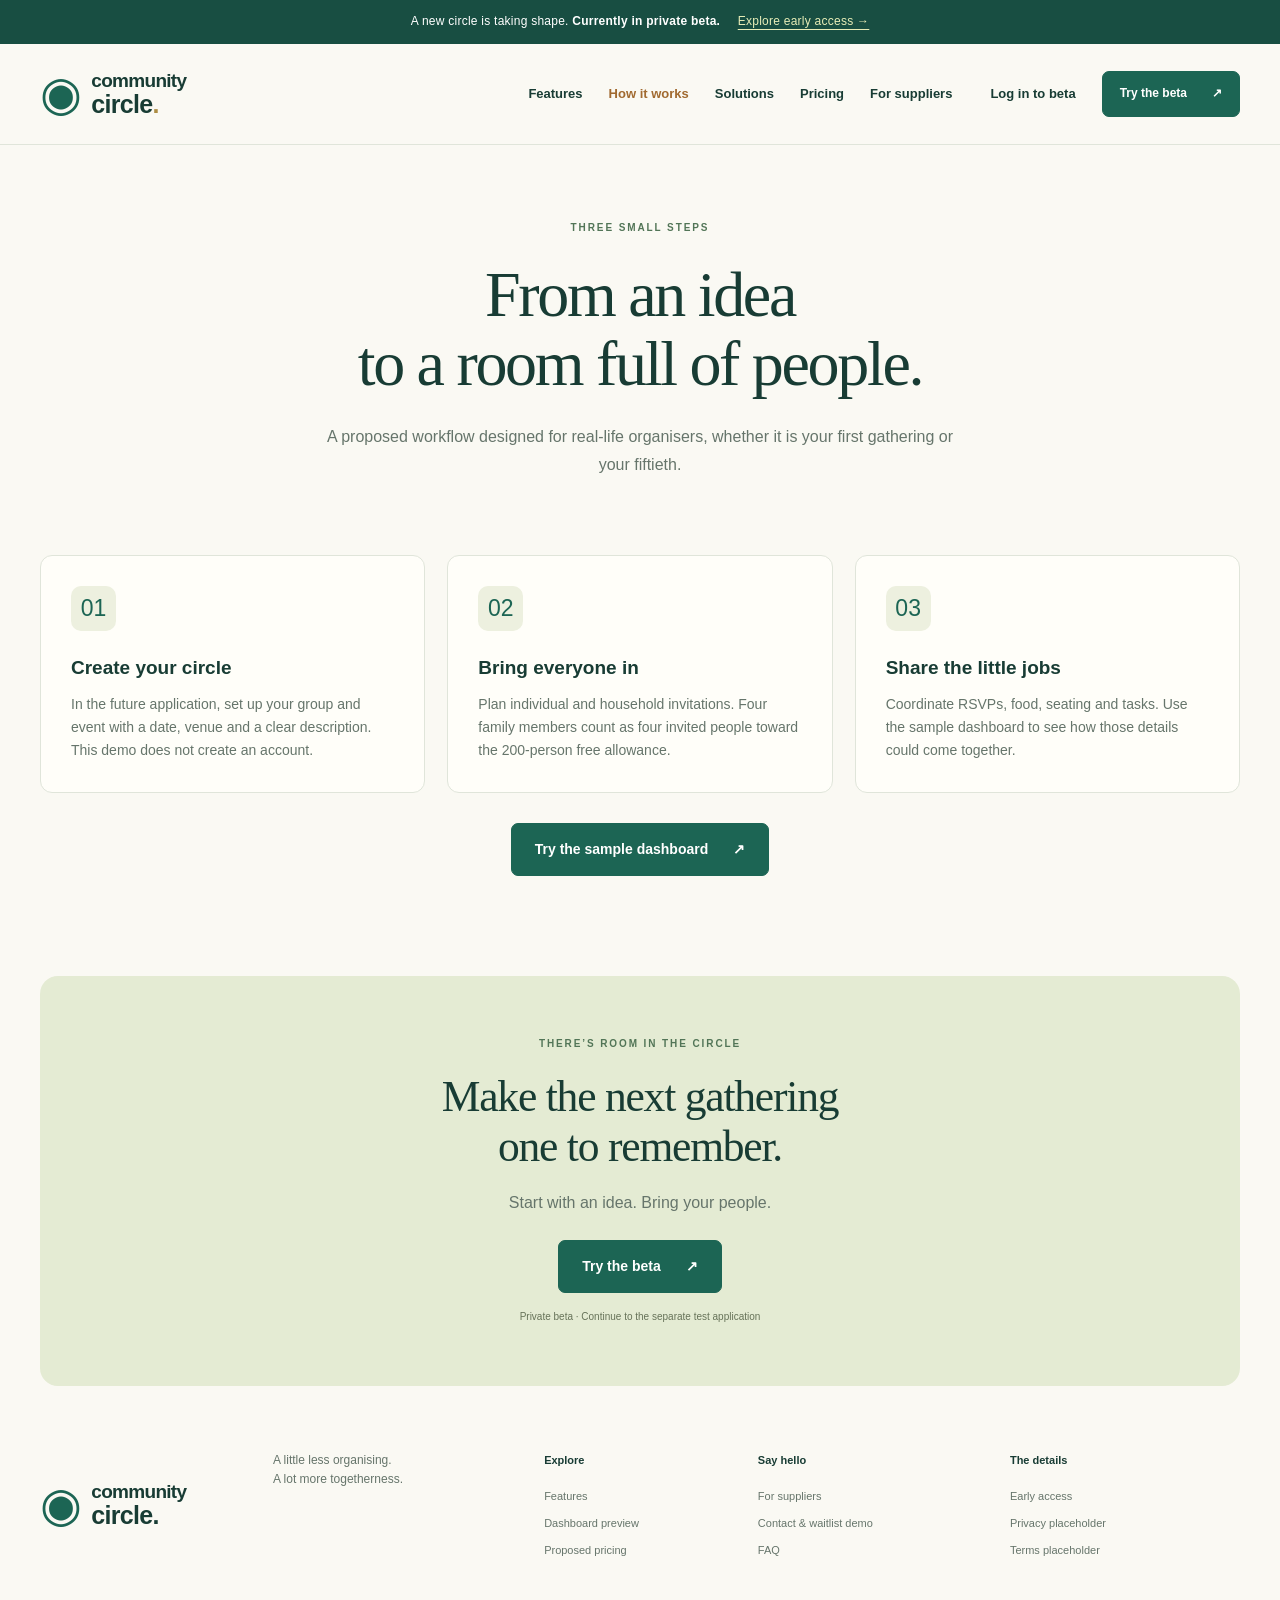
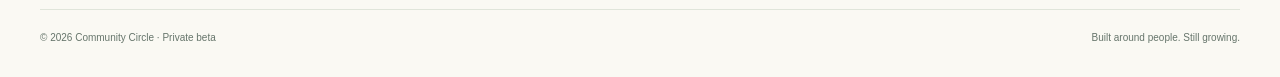
<file: how-it-works.html>
<!doctype html><html lang="en-GB"><head><meta charset="utf-8"><meta name="viewport" content="width=device-width,initial-scale=1"><meta name="description" content="Community Circle early-access concept: simpler planning for community events. Private beta with proposed free launch access for up to 200 invited guest places, including plus-ones."><meta name="theme-color" content="#164e43"><title>How it works | Community Circle</title><link rel="icon" href="favicon.svg" type="image/svg+xml"><link rel="stylesheet" href="styles.css"><script defer src="app.js"></script></head><body><a class="skip" href="#main">Skip to content</a><div class="beta-bar">A new circle is taking shape. <strong>Currently in private beta.</strong> <a href="beta.html">Explore early access →</a></div><header><div class="nav-wrap wrap"><a class="brand" href="index.html" aria-label="Community Circle home"><span class="brand-mark">◉</span><span>community<span class="brand-line">circle<span class="brand-dot">.</span></span></span></a><button class="menu-toggle" aria-expanded="false" aria-controls="main-nav">Menu <span aria-hidden="true">☰</span></button><nav id="main-nav" aria-label="Main navigation"><a  href="features.html">Features</a><a aria-current="page" href="how-it-works.html">How it works</a><a  href="solutions.html">Solutions</a><a  href="pricing.html">Pricing</a><a  href="suppliers.html">For suppliers</a><a class="login-link" href="https://testapp.communitycircle.online/">Log in to beta</a><a class="button " href="https://testapp.communitycircle.online/">Try the beta <span aria-hidden="true">↗</span></a></nav></div></header><main id="main"><section class="page-head wrap"><span class="eyebrow">THREE SMALL STEPS</span><h1>From an idea<br>to a room full of people.</h1><p class="lead">A proposed workflow designed for real-life organisers, whether it is your first gathering or your fiftieth.</p></section><section class="wrap section"><div class="cards"><article class="card"><span class="icon" aria-hidden="true">01</span><h3>Create your circle</h3><p>In the future application, set up your group and event with a date, venue and a clear description. This demo does not create an account.</p></article><article class="card"><span class="icon" aria-hidden="true">02</span><h3>Bring everyone in</h3><p>Plan individual and household invitations. Four family members count as four invited people toward the 200-person free allowance.</p></article><article class="card"><span class="icon" aria-hidden="true">03</span><h3>Share the little jobs</h3><p>Coordinate RSVPs, food, seating and tasks. Use the sample dashboard to see how those details could come together.</p></article></div><p class="center"><a class="button " href="demo.html">Try the sample dashboard <span aria-hidden="true">↗</span></a></p></section><section class="closing wrap"><span class="eyebrow">THERE’S ROOM IN THE CIRCLE</span><h2>Make the next gathering<br>one to remember.</h2><p>Start with an idea. Bring your people.</p><a class="button " href="https://testapp.communitycircle.online/">Try the beta <span aria-hidden="true">↗</span></a><small>Private beta · Continue to the separate test application</small></section></main><footer class="wrap"><div class="footer-top"><a class="brand" href="index.html"><span class="brand-mark">◉</span><span>community<span class="brand-line">circle.</span></span></a><p>A little less organising.<br>A lot more togetherness.</p><div><b>Explore</b><a href="features.html">Features</a><a href="demo.html">Dashboard preview</a><a href="pricing.html">Proposed pricing</a></div><div><b>Say hello</b><a href="suppliers.html">For suppliers</a><a href="contact.html">Contact & waitlist demo</a><a href="faq.html">FAQ</a></div><div><b>The details</b><a href="beta.html">Early access</a><a href="privacy.html">Privacy placeholder</a><a href="terms.html">Terms placeholder</a></div></div><div class="footer-bottom"><span>© 2026 Community Circle · Private beta</span><span>Built around people. Still growing.</span></div></footer></body></html>
</file>
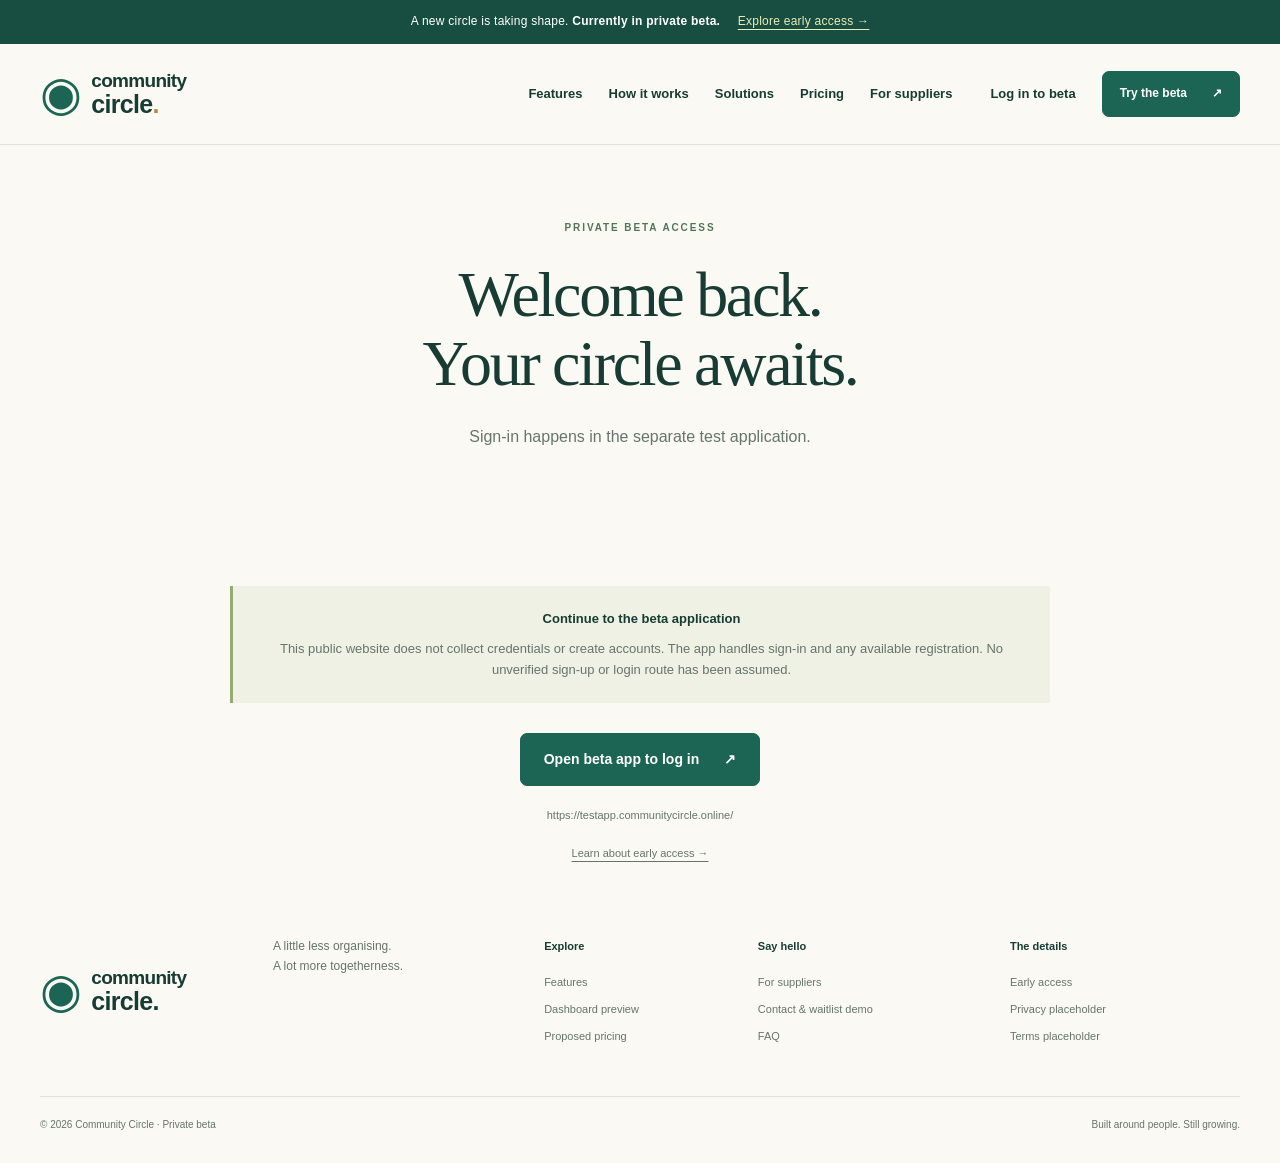
<file: login.html>
<!doctype html><html lang="en-GB"><head><meta charset="utf-8"><meta name="viewport" content="width=device-width,initial-scale=1"><meta name="description" content="Community Circle early-access concept: simpler planning for community events. Private beta with proposed free launch access for up to 200 invited guest places, including plus-ones."><meta name="theme-color" content="#164e43"><title>Login preview | Community Circle</title><link rel="icon" href="favicon.svg" type="image/svg+xml"><link rel="stylesheet" href="styles.css"><script defer src="app.js"></script></head><body><a class="skip" href="#main">Skip to content</a><div class="beta-bar">A new circle is taking shape. <strong>Currently in private beta.</strong> <a href="beta.html">Explore early access →</a></div><header><div class="nav-wrap wrap"><a class="brand" href="index.html" aria-label="Community Circle home"><span class="brand-mark">◉</span><span>community<span class="brand-line">circle<span class="brand-dot">.</span></span></span></a><button class="menu-toggle" aria-expanded="false" aria-controls="main-nav">Menu <span aria-hidden="true">☰</span></button><nav id="main-nav" aria-label="Main navigation"><a  href="features.html">Features</a><a  href="how-it-works.html">How it works</a><a  href="solutions.html">Solutions</a><a  href="pricing.html">Pricing</a><a  href="suppliers.html">For suppliers</a><a class="login-link" href="https://testapp.communitycircle.online/">Log in to beta</a><a class="button " href="https://testapp.communitycircle.online/">Try the beta <span aria-hidden="true">↗</span></a></nav></div></header><main id="main"><section class="page-head wrap"><span class="eyebrow">PRIVATE BETA ACCESS</span><h1>Welcome back.<br>Your circle awaits.</h1><p class="lead">Sign-in happens in the separate test application.</p></section><section class="section wrap narrow center"><div class="notice"><b>Continue to the beta application</b><p>This public website does not collect credentials or create accounts. The app handles sign-in and any available registration. No unverified sign-up or login route has been assumed.</p></div><a class="button " href="https://testapp.communitycircle.online/">Open beta app to log in <span aria-hidden="true">↗</span></a><p class="fine">https://testapp.communitycircle.online/</p><p class="fine"><a href="beta.html">Learn about early access →</a></p></section></main><footer class="wrap"><div class="footer-top"><a class="brand" href="index.html"><span class="brand-mark">◉</span><span>community<span class="brand-line">circle.</span></span></a><p>A little less organising.<br>A lot more togetherness.</p><div><b>Explore</b><a href="features.html">Features</a><a href="demo.html">Dashboard preview</a><a href="pricing.html">Proposed pricing</a></div><div><b>Say hello</b><a href="suppliers.html">For suppliers</a><a href="contact.html">Contact & waitlist demo</a><a href="faq.html">FAQ</a></div><div><b>The details</b><a href="beta.html">Early access</a><a href="privacy.html">Privacy placeholder</a><a href="terms.html">Terms placeholder</a></div></div><div class="footer-bottom"><span>© 2026 Community Circle · Private beta</span><span>Built around people. Still growing.</span></div></footer></body></html>
</file>
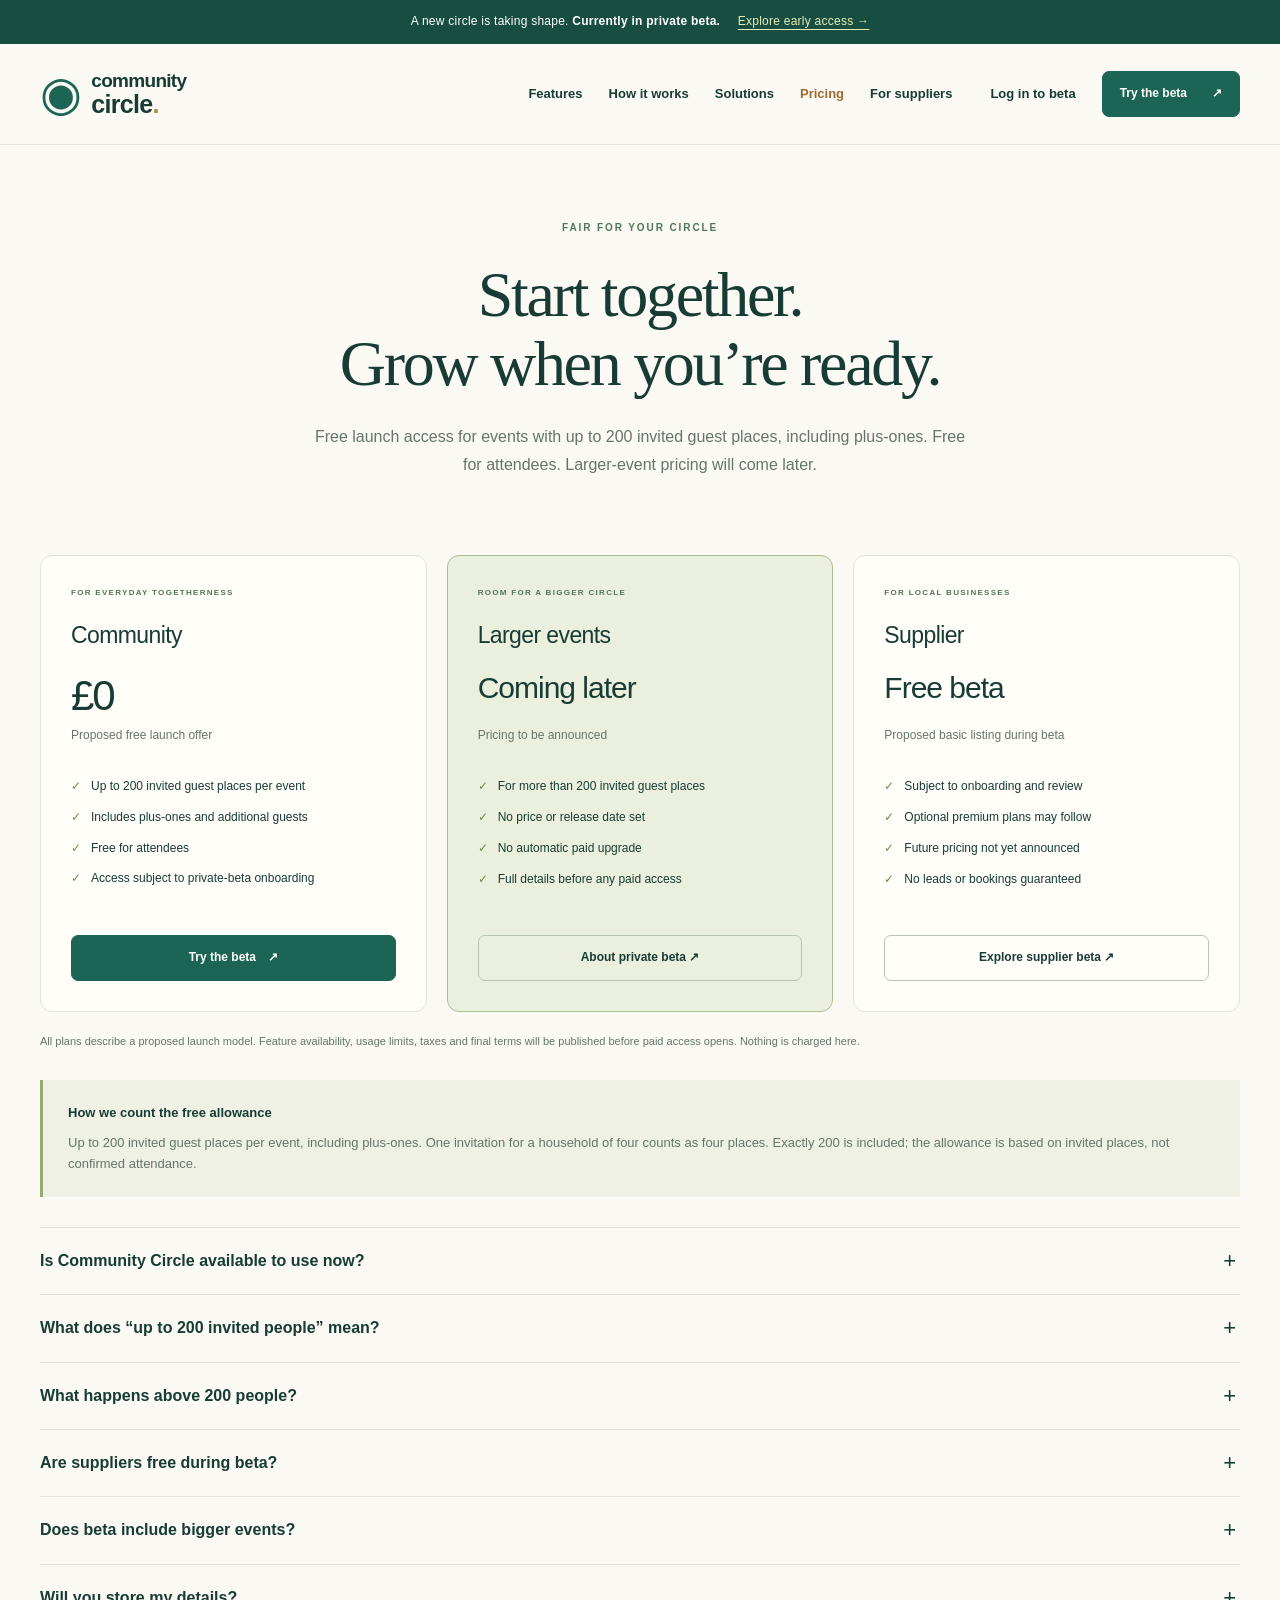
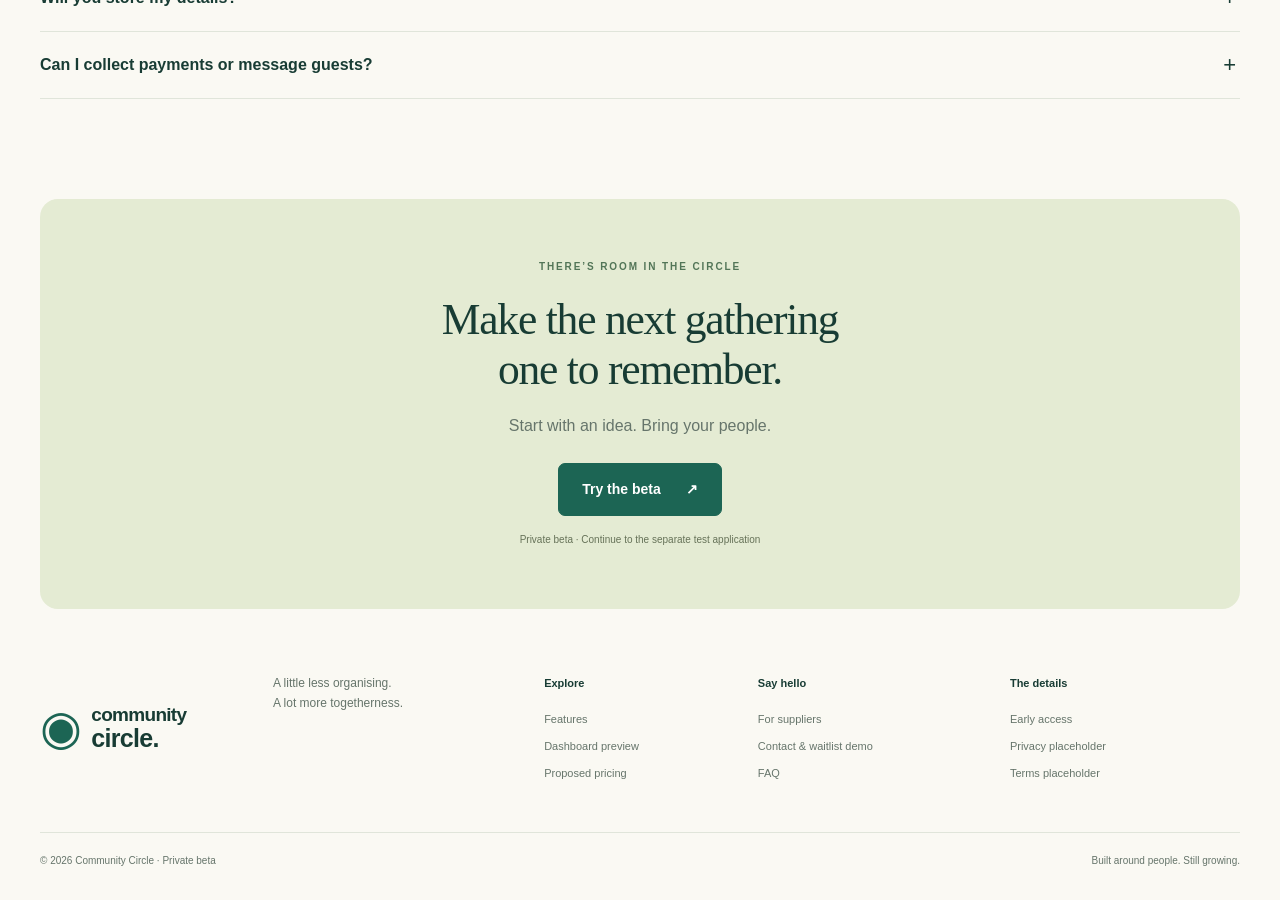
<file: pricing.html>
<!doctype html><html lang="en-GB"><head><meta charset="utf-8"><meta name="viewport" content="width=device-width,initial-scale=1"><meta name="description" content="Community Circle early-access concept: simpler planning for community events. Private beta with proposed free launch access for up to 200 invited guest places, including plus-ones."><meta name="theme-color" content="#164e43"><title>Pricing | Community Circle</title><link rel="icon" href="favicon.svg" type="image/svg+xml"><link rel="stylesheet" href="styles.css"><script defer src="app.js"></script></head><body><a class="skip" href="#main">Skip to content</a><div class="beta-bar">A new circle is taking shape. <strong>Currently in private beta.</strong> <a href="beta.html">Explore early access →</a></div><header><div class="nav-wrap wrap"><a class="brand" href="index.html" aria-label="Community Circle home"><span class="brand-mark">◉</span><span>community<span class="brand-line">circle<span class="brand-dot">.</span></span></span></a><button class="menu-toggle" aria-expanded="false" aria-controls="main-nav">Menu <span aria-hidden="true">☰</span></button><nav id="main-nav" aria-label="Main navigation"><a  href="features.html">Features</a><a  href="how-it-works.html">How it works</a><a  href="solutions.html">Solutions</a><a aria-current="page" href="pricing.html">Pricing</a><a  href="suppliers.html">For suppliers</a><a class="login-link" href="https://testapp.communitycircle.online/">Log in to beta</a><a class="button " href="https://testapp.communitycircle.online/">Try the beta <span aria-hidden="true">↗</span></a></nav></div></header><main id="main"><section class="page-head wrap"><span class="eyebrow">FAIR FOR YOUR CIRCLE</span><h1>Start together.<br>Grow when you’re ready.</h1><p class="lead">Free launch access for events with up to 200 invited guest places, including plus-ones. Free for attendees. Larger-event pricing will come later.</p></section><section class="section wrap"><div class="pricing-grid"><article class="price"><span class="eyebrow">FOR EVERYDAY TOGETHERNESS</span><h2>Community</h2><div class="amount">£0</div><p>Proposed free launch offer</p><ul><li>Up to 200 invited guest places per event</li><li>Includes plus-ones and additional guests</li><li>Free for attendees</li><li>Access subject to private-beta onboarding</li></ul><a class="button " href="https://testapp.communitycircle.online/">Try the beta <span aria-hidden="true">↗</span></a></article><article class="price featured"><span class="eyebrow">ROOM FOR A BIGGER CIRCLE</span><h2>Larger events</h2><div class="amount amount-words">Coming later</div><p>Pricing to be announced</p><ul><li>For more than 200 invited guest places</li><li>No price or release date set</li><li>No automatic paid upgrade</li><li>Full details before any paid access</li></ul><a class="button secondary" href="beta.html">About private beta ↗</a></article><article class="price"><span class="eyebrow">FOR LOCAL BUSINESSES</span><h2>Supplier</h2><div class="amount amount-words">Free beta</div><p>Proposed basic listing during beta</p><ul><li>Subject to onboarding and review</li><li>Optional premium plans may follow</li><li>Future pricing not yet announced</li><li>No leads or bookings guaranteed</li></ul><a class="button secondary" href="suppliers.html">Explore supplier beta ↗</a></article></div><p class="fine">All plans describe a proposed launch model. Feature availability, usage limits, taxes and final terms will be published before paid access opens. Nothing is charged here.</p><div class="notice"><b>How we count the free allowance</b><p>Up to 200 invited guest places per event, including plus-ones. One invitation for a household of four counts as four places. Exactly 200 is included; the allowance is based on invited places, not confirmed attendance.</p></div><div class="faq-list"><details><summary>Is Community Circle available to use now?</summary><p>Community Circle is currently in private beta. Use “Try the beta” to continue to the separate test application. Access and feature availability depend on testing. Sample dashboards on this website remain illustrative.</p></details><details><summary>What does “up to 200 invited people” mean?</summary><p>Up to 200 invited guest places per event, including plus-ones. One invitation for a household of four counts as four places. Exactly 200 is included; the allowance is based on invited places, not confirmed attendance.</p></details><details><summary>What happens above 200 people?</summary><p>Larger-event pricing will be announced later. No price, release date or automatic paid upgrade is promised.</p></details><details><summary>Are suppliers free during beta?</summary><p>Basic supplier listings are proposed to be free during beta, subject to onboarding and review. Optional premium plans may follow; future pricing has not been announced.</p></details><details><summary>Does beta include bigger events?</summary><p>Larger events may receive a free testing allowance by arrangement. No unlimited or permanent entitlement is promised.</p></details><details><summary>Will you store my details?</summary><p>This static prototype sends and stores no form entries. Use fictional details only. A real waitlist will need a connected service and a final privacy notice.</p></details><details><summary>Can I collect payments or message guests?</summary><p>No. These are proposed application workflows. This static site does not process payments, send emails or messages, or access your eventmanage data.</p></details></div></section><section class="closing wrap"><span class="eyebrow">THERE’S ROOM IN THE CIRCLE</span><h2>Make the next gathering<br>one to remember.</h2><p>Start with an idea. Bring your people.</p><a class="button " href="https://testapp.communitycircle.online/">Try the beta <span aria-hidden="true">↗</span></a><small>Private beta · Continue to the separate test application</small></section></main><footer class="wrap"><div class="footer-top"><a class="brand" href="index.html"><span class="brand-mark">◉</span><span>community<span class="brand-line">circle.</span></span></a><p>A little less organising.<br>A lot more togetherness.</p><div><b>Explore</b><a href="features.html">Features</a><a href="demo.html">Dashboard preview</a><a href="pricing.html">Proposed pricing</a></div><div><b>Say hello</b><a href="suppliers.html">For suppliers</a><a href="contact.html">Contact & waitlist demo</a><a href="faq.html">FAQ</a></div><div><b>The details</b><a href="beta.html">Early access</a><a href="privacy.html">Privacy placeholder</a><a href="terms.html">Terms placeholder</a></div></div><div class="footer-bottom"><span>© 2026 Community Circle · Private beta</span><span>Built around people. Still growing.</span></div></footer></body></html>
</file>
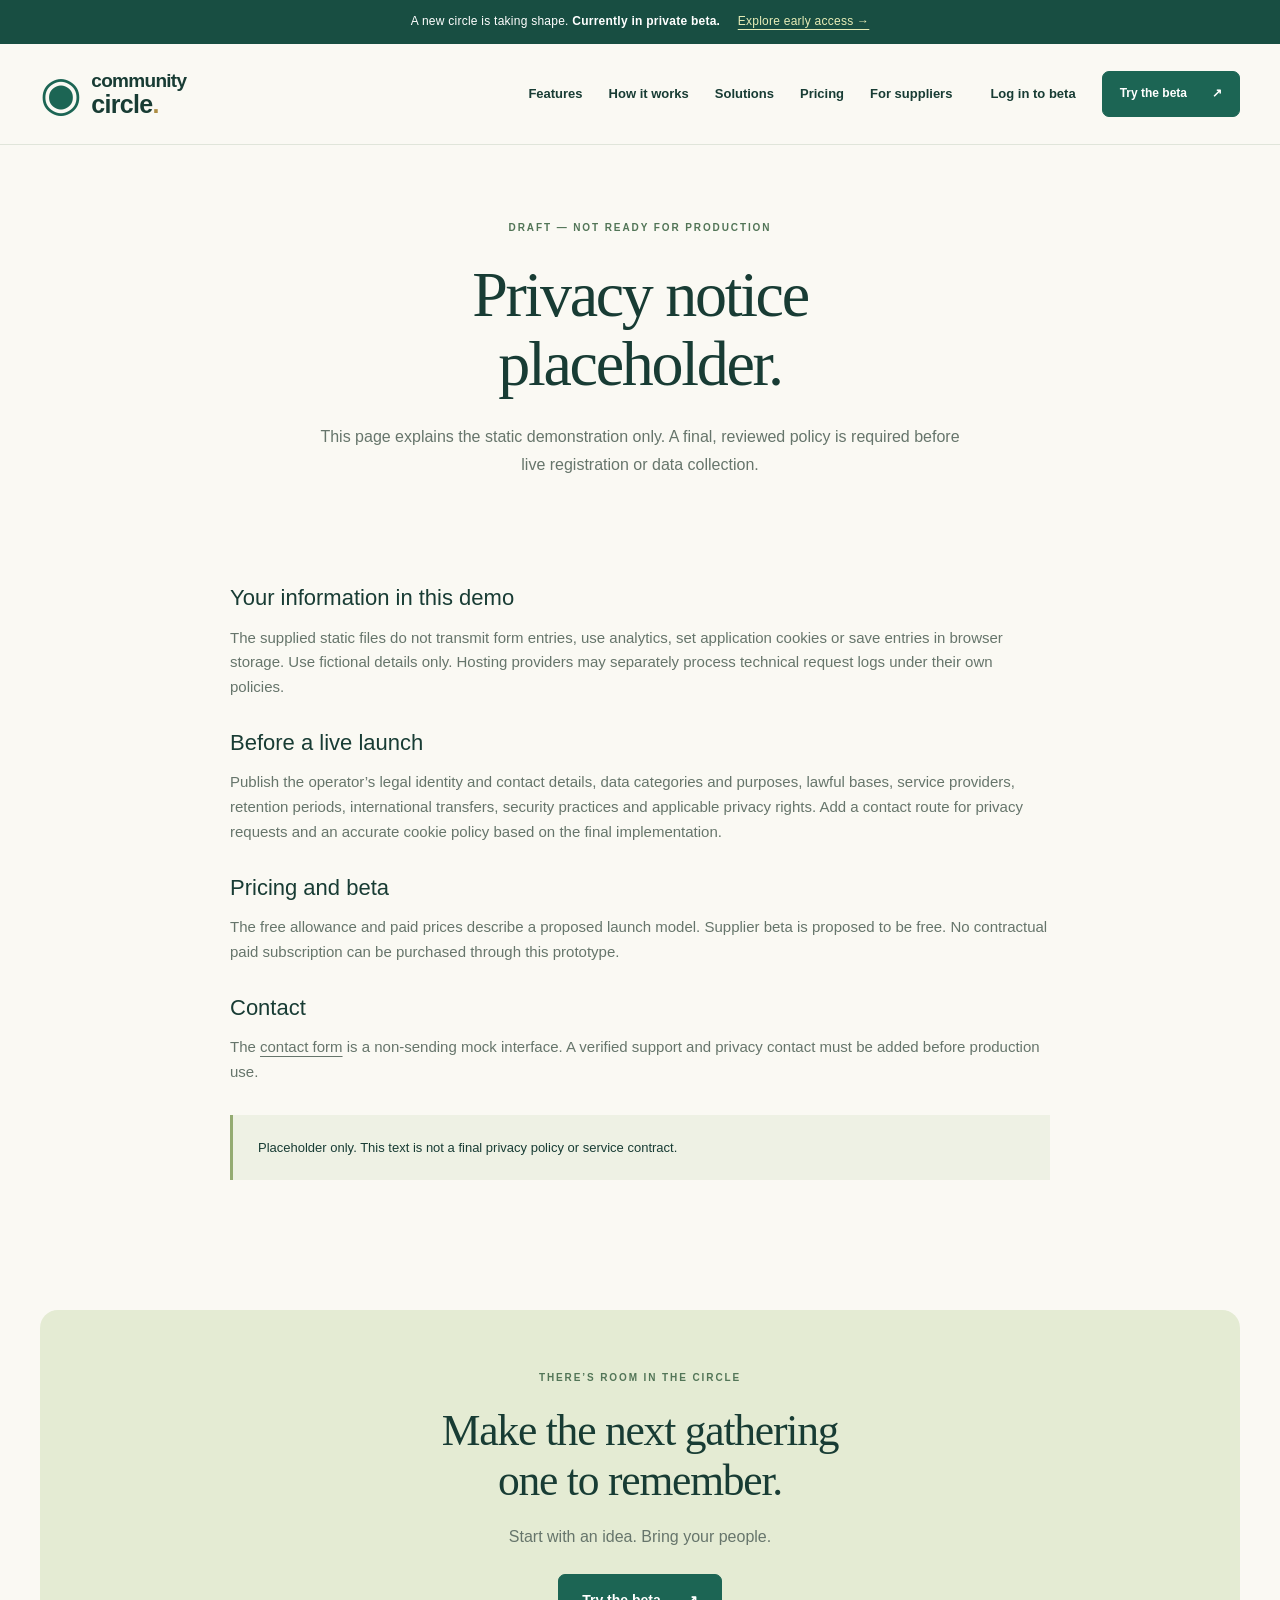
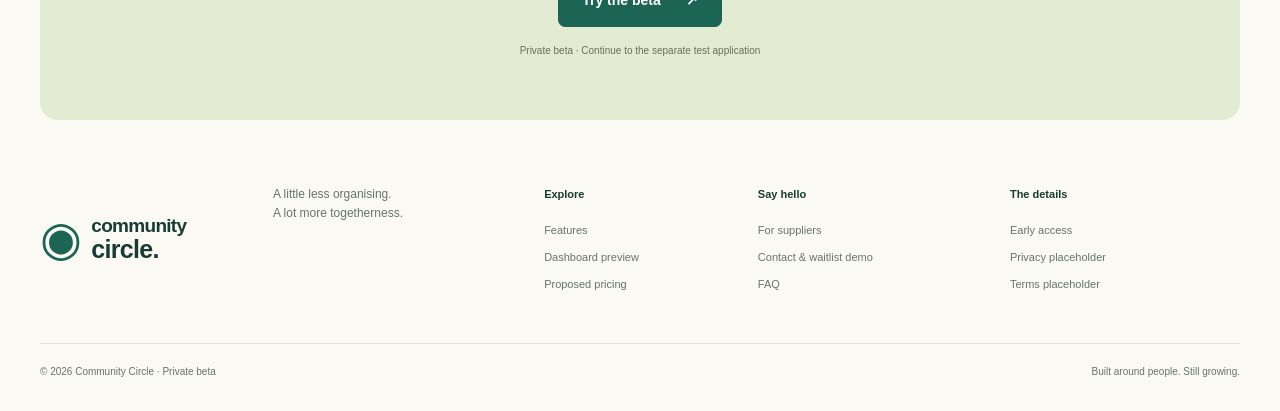
<file: privacy.html>
<!doctype html><html lang="en-GB"><head><meta charset="utf-8"><meta name="viewport" content="width=device-width,initial-scale=1"><meta name="description" content="Community Circle early-access concept: simpler planning for community events. Private beta with proposed free launch access for up to 200 invited guest places, including plus-ones."><meta name="theme-color" content="#164e43"><title>Privacy placeholder | Community Circle</title><link rel="icon" href="favicon.svg" type="image/svg+xml"><link rel="stylesheet" href="styles.css"><script defer src="app.js"></script></head><body><a class="skip" href="#main">Skip to content</a><div class="beta-bar">A new circle is taking shape. <strong>Currently in private beta.</strong> <a href="beta.html">Explore early access →</a></div><header><div class="nav-wrap wrap"><a class="brand" href="index.html" aria-label="Community Circle home"><span class="brand-mark">◉</span><span>community<span class="brand-line">circle<span class="brand-dot">.</span></span></span></a><button class="menu-toggle" aria-expanded="false" aria-controls="main-nav">Menu <span aria-hidden="true">☰</span></button><nav id="main-nav" aria-label="Main navigation"><a  href="features.html">Features</a><a  href="how-it-works.html">How it works</a><a  href="solutions.html">Solutions</a><a  href="pricing.html">Pricing</a><a  href="suppliers.html">For suppliers</a><a class="login-link" href="https://testapp.communitycircle.online/">Log in to beta</a><a class="button " href="https://testapp.communitycircle.online/">Try the beta <span aria-hidden="true">↗</span></a></nav></div></header><main id="main"><section class="page-head wrap"><span class="eyebrow">DRAFT — NOT READY FOR PRODUCTION</span><h1>Privacy notice<br>placeholder.</h1><p class="lead">This page explains the static demonstration only. A final, reviewed policy is required before live registration or data collection.</p></section><section class="section wrap narrow legal"><h2>Your information in this demo</h2><p>The supplied static files do not transmit form entries, use analytics, set application cookies or save entries in browser storage. Use fictional details only. Hosting providers may separately process technical request logs under their own policies.</p><h2>Before a live launch</h2><p>Publish the operator’s legal identity and contact details, data categories and purposes, lawful bases, service providers, retention periods, international transfers, security practices and applicable privacy rights. Add a contact route for privacy requests and an accurate cookie policy based on the final implementation.</p><h2>Pricing and beta</h2><p>The free allowance and paid prices describe a proposed launch model. Supplier beta is proposed to be free. No contractual paid subscription can be purchased through this prototype.</p><h2>Contact</h2><p>The <a href="contact.html">contact form</a> is a non-sending mock interface. A verified support and privacy contact must be added before production use.</p><div class="notice">Placeholder only. This text is not a final privacy policy or service contract.</div></section><section class="closing wrap"><span class="eyebrow">THERE’S ROOM IN THE CIRCLE</span><h2>Make the next gathering<br>one to remember.</h2><p>Start with an idea. Bring your people.</p><a class="button " href="https://testapp.communitycircle.online/">Try the beta <span aria-hidden="true">↗</span></a><small>Private beta · Continue to the separate test application</small></section></main><footer class="wrap"><div class="footer-top"><a class="brand" href="index.html"><span class="brand-mark">◉</span><span>community<span class="brand-line">circle.</span></span></a><p>A little less organising.<br>A lot more togetherness.</p><div><b>Explore</b><a href="features.html">Features</a><a href="demo.html">Dashboard preview</a><a href="pricing.html">Proposed pricing</a></div><div><b>Say hello</b><a href="suppliers.html">For suppliers</a><a href="contact.html">Contact & waitlist demo</a><a href="faq.html">FAQ</a></div><div><b>The details</b><a href="beta.html">Early access</a><a href="privacy.html">Privacy placeholder</a><a href="terms.html">Terms placeholder</a></div></div><div class="footer-bottom"><span>© 2026 Community Circle · Private beta</span><span>Built around people. Still growing.</span></div></footer></body></html>
</file>
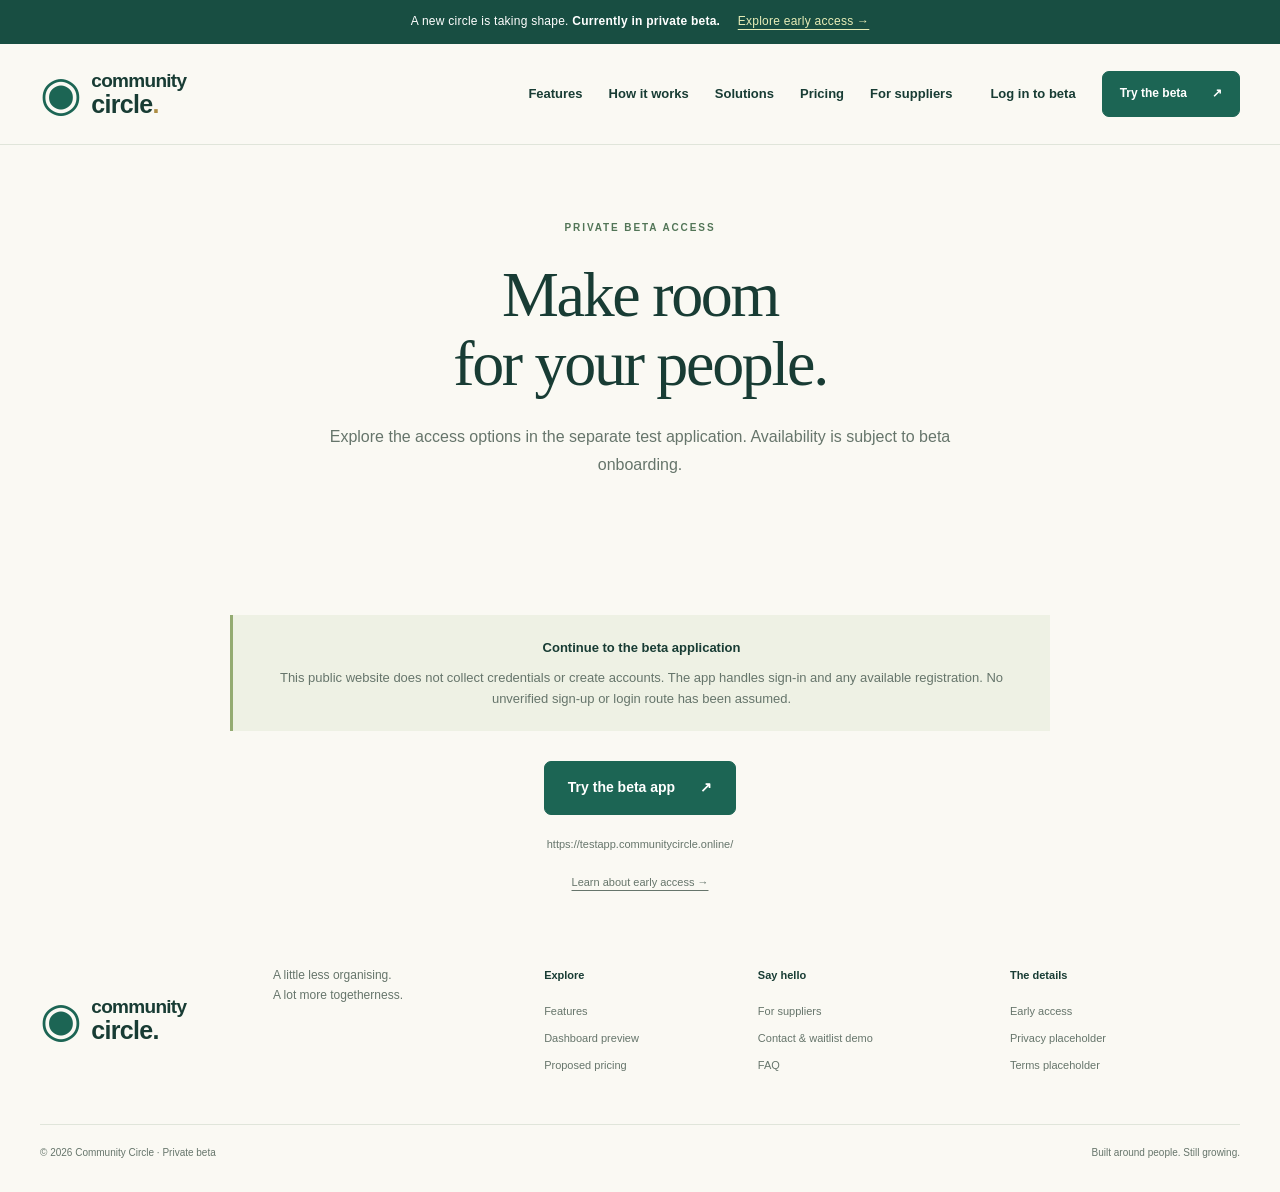
<file: signup.html>
<!doctype html><html lang="en-GB"><head><meta charset="utf-8"><meta name="viewport" content="width=device-width,initial-scale=1"><meta name="description" content="Community Circle early-access concept: simpler planning for community events. Private beta with proposed free launch access for up to 200 invited guest places, including plus-ones."><meta name="theme-color" content="#164e43"><title>Sign-up preview | Community Circle</title><link rel="icon" href="favicon.svg" type="image/svg+xml"><link rel="stylesheet" href="styles.css"><script defer src="app.js"></script></head><body><a class="skip" href="#main">Skip to content</a><div class="beta-bar">A new circle is taking shape. <strong>Currently in private beta.</strong> <a href="beta.html">Explore early access →</a></div><header><div class="nav-wrap wrap"><a class="brand" href="index.html" aria-label="Community Circle home"><span class="brand-mark">◉</span><span>community<span class="brand-line">circle<span class="brand-dot">.</span></span></span></a><button class="menu-toggle" aria-expanded="false" aria-controls="main-nav">Menu <span aria-hidden="true">☰</span></button><nav id="main-nav" aria-label="Main navigation"><a  href="features.html">Features</a><a  href="how-it-works.html">How it works</a><a  href="solutions.html">Solutions</a><a  href="pricing.html">Pricing</a><a  href="suppliers.html">For suppliers</a><a class="login-link" href="https://testapp.communitycircle.online/">Log in to beta</a><a class="button " href="https://testapp.communitycircle.online/">Try the beta <span aria-hidden="true">↗</span></a></nav></div></header><main id="main"><section class="page-head wrap"><span class="eyebrow">PRIVATE BETA ACCESS</span><h1>Make room<br>for your people.</h1><p class="lead">Explore the access options in the separate test application. Availability is subject to beta onboarding.</p></section><section class="section wrap narrow center"><div class="notice"><b>Continue to the beta application</b><p>This public website does not collect credentials or create accounts. The app handles sign-in and any available registration. No unverified sign-up or login route has been assumed.</p></div><a class="button " href="https://testapp.communitycircle.online/">Try the beta app <span aria-hidden="true">↗</span></a><p class="fine">https://testapp.communitycircle.online/</p><p class="fine"><a href="beta.html">Learn about early access →</a></p></section></main><footer class="wrap"><div class="footer-top"><a class="brand" href="index.html"><span class="brand-mark">◉</span><span>community<span class="brand-line">circle.</span></span></a><p>A little less organising.<br>A lot more togetherness.</p><div><b>Explore</b><a href="features.html">Features</a><a href="demo.html">Dashboard preview</a><a href="pricing.html">Proposed pricing</a></div><div><b>Say hello</b><a href="suppliers.html">For suppliers</a><a href="contact.html">Contact & waitlist demo</a><a href="faq.html">FAQ</a></div><div><b>The details</b><a href="beta.html">Early access</a><a href="privacy.html">Privacy placeholder</a><a href="terms.html">Terms placeholder</a></div></div><div class="footer-bottom"><span>© 2026 Community Circle · Private beta</span><span>Built around people. Still growing.</span></div></footer></body></html>
</file>
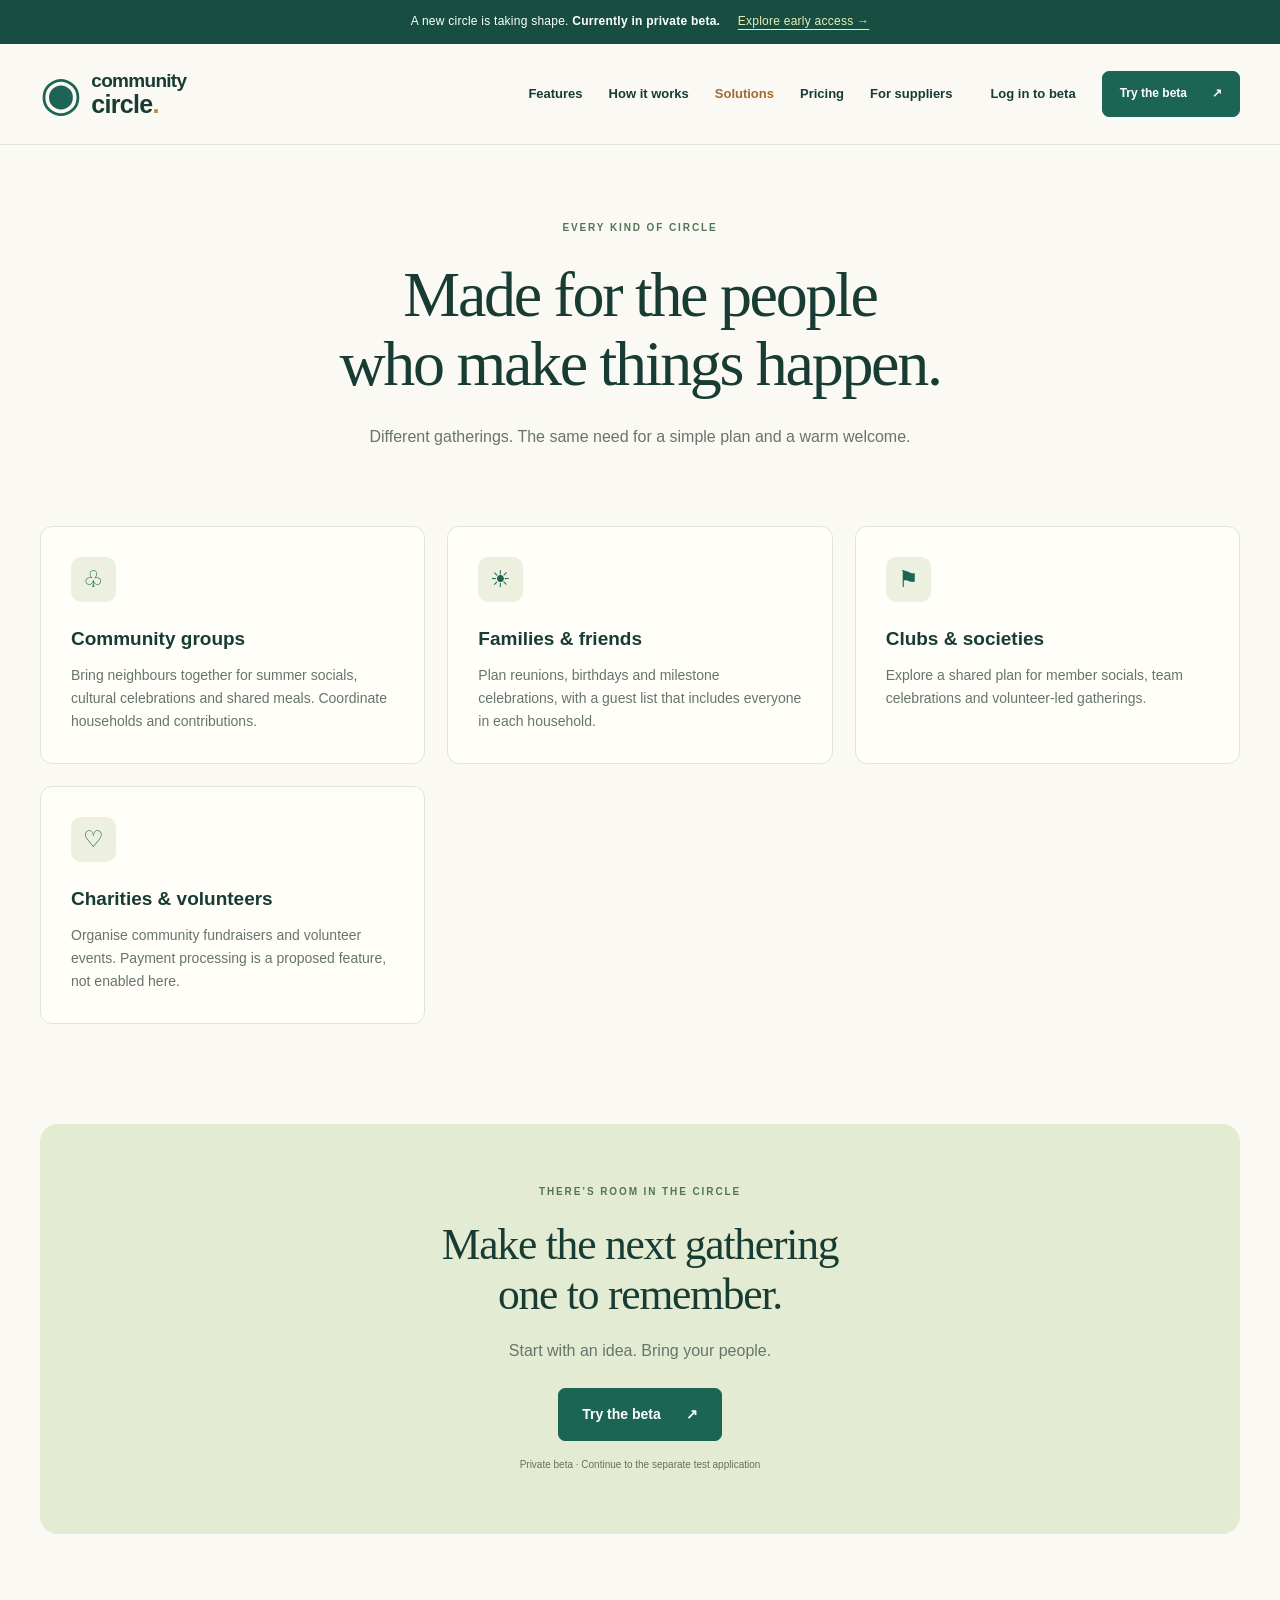
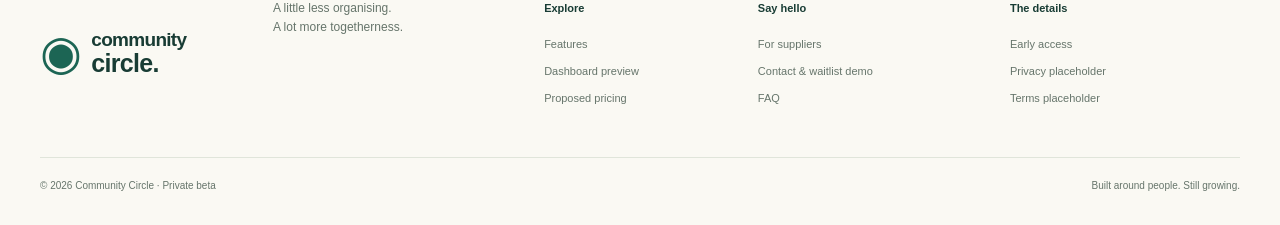
<file: solutions.html>
<!doctype html><html lang="en-GB"><head><meta charset="utf-8"><meta name="viewport" content="width=device-width,initial-scale=1"><meta name="description" content="Community Circle early-access concept: simpler planning for community events. Private beta with proposed free launch access for up to 200 invited guest places, including plus-ones."><meta name="theme-color" content="#164e43"><title>Solutions | Community Circle</title><link rel="icon" href="favicon.svg" type="image/svg+xml"><link rel="stylesheet" href="styles.css"><script defer src="app.js"></script></head><body><a class="skip" href="#main">Skip to content</a><div class="beta-bar">A new circle is taking shape. <strong>Currently in private beta.</strong> <a href="beta.html">Explore early access →</a></div><header><div class="nav-wrap wrap"><a class="brand" href="index.html" aria-label="Community Circle home"><span class="brand-mark">◉</span><span>community<span class="brand-line">circle<span class="brand-dot">.</span></span></span></a><button class="menu-toggle" aria-expanded="false" aria-controls="main-nav">Menu <span aria-hidden="true">☰</span></button><nav id="main-nav" aria-label="Main navigation"><a  href="features.html">Features</a><a  href="how-it-works.html">How it works</a><a aria-current="page" href="solutions.html">Solutions</a><a  href="pricing.html">Pricing</a><a  href="suppliers.html">For suppliers</a><a class="login-link" href="https://testapp.communitycircle.online/">Log in to beta</a><a class="button " href="https://testapp.communitycircle.online/">Try the beta <span aria-hidden="true">↗</span></a></nav></div></header><main id="main"><section class="page-head wrap"><span class="eyebrow">EVERY KIND OF CIRCLE</span><h1>Made for the people<br>who make things happen.</h1><p class="lead">Different gatherings. The same need for a simple plan and a warm welcome.</p></section><section class="section wrap"><div class="cards"><article class="card"><span class="icon" aria-hidden="true">♧</span><h3>Community groups</h3><p>Bring neighbours together for summer socials, cultural celebrations and shared meals. Coordinate households and contributions.</p></article><article class="card"><span class="icon" aria-hidden="true">☀</span><h3>Families & friends</h3><p>Plan reunions, birthdays and milestone celebrations, with a guest list that includes everyone in each household.</p></article><article class="card"><span class="icon" aria-hidden="true">⚑</span><h3>Clubs & societies</h3><p>Explore a shared plan for member socials, team celebrations and volunteer-led gatherings.</p></article><article class="card"><span class="icon" aria-hidden="true">♡</span><h3>Charities & volunteers</h3><p>Organise community fundraisers and volunteer events. Payment processing is a proposed feature, not enabled here.</p></article></div></section><section class="closing wrap"><span class="eyebrow">THERE’S ROOM IN THE CIRCLE</span><h2>Make the next gathering<br>one to remember.</h2><p>Start with an idea. Bring your people.</p><a class="button " href="https://testapp.communitycircle.online/">Try the beta <span aria-hidden="true">↗</span></a><small>Private beta · Continue to the separate test application</small></section></main><footer class="wrap"><div class="footer-top"><a class="brand" href="index.html"><span class="brand-mark">◉</span><span>community<span class="brand-line">circle.</span></span></a><p>A little less organising.<br>A lot more togetherness.</p><div><b>Explore</b><a href="features.html">Features</a><a href="demo.html">Dashboard preview</a><a href="pricing.html">Proposed pricing</a></div><div><b>Say hello</b><a href="suppliers.html">For suppliers</a><a href="contact.html">Contact & waitlist demo</a><a href="faq.html">FAQ</a></div><div><b>The details</b><a href="beta.html">Early access</a><a href="privacy.html">Privacy placeholder</a><a href="terms.html">Terms placeholder</a></div></div><div class="footer-bottom"><span>© 2026 Community Circle · Private beta</span><span>Built around people. Still growing.</span></div></footer></body></html>
</file>
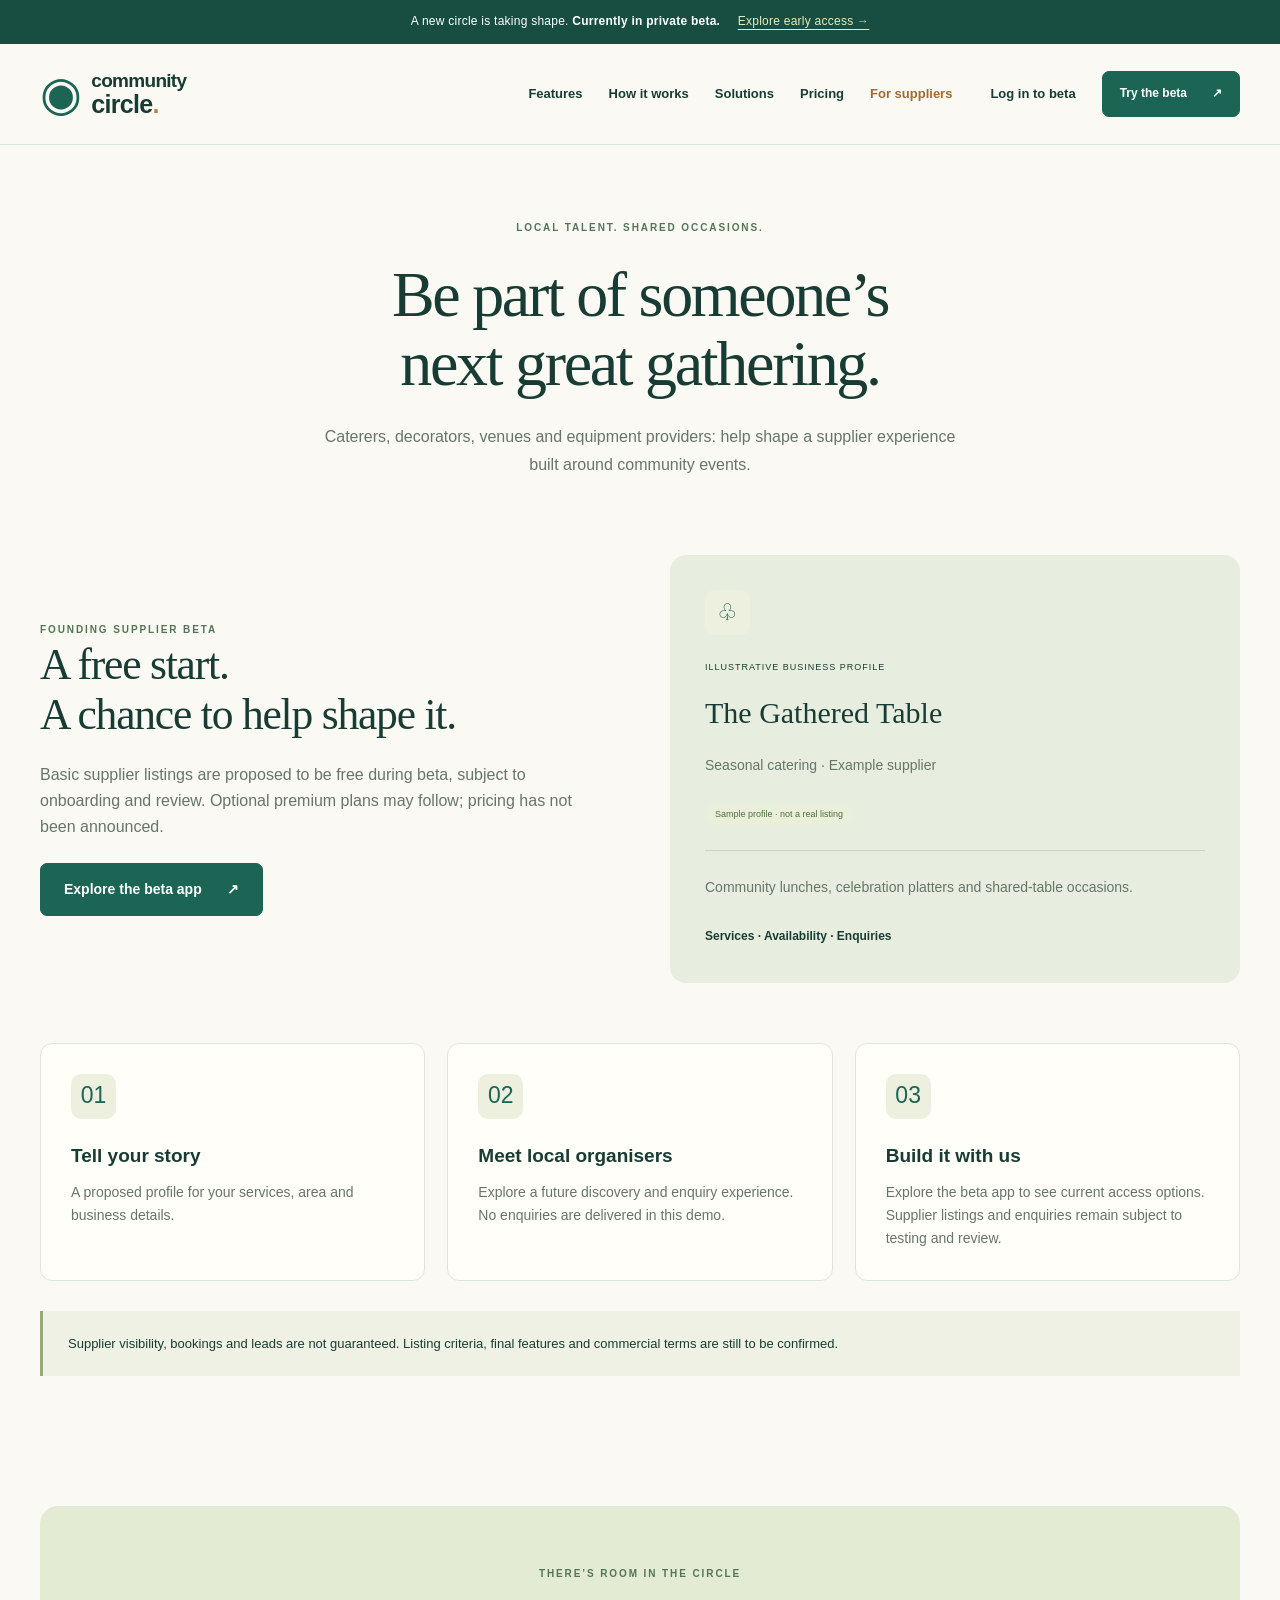
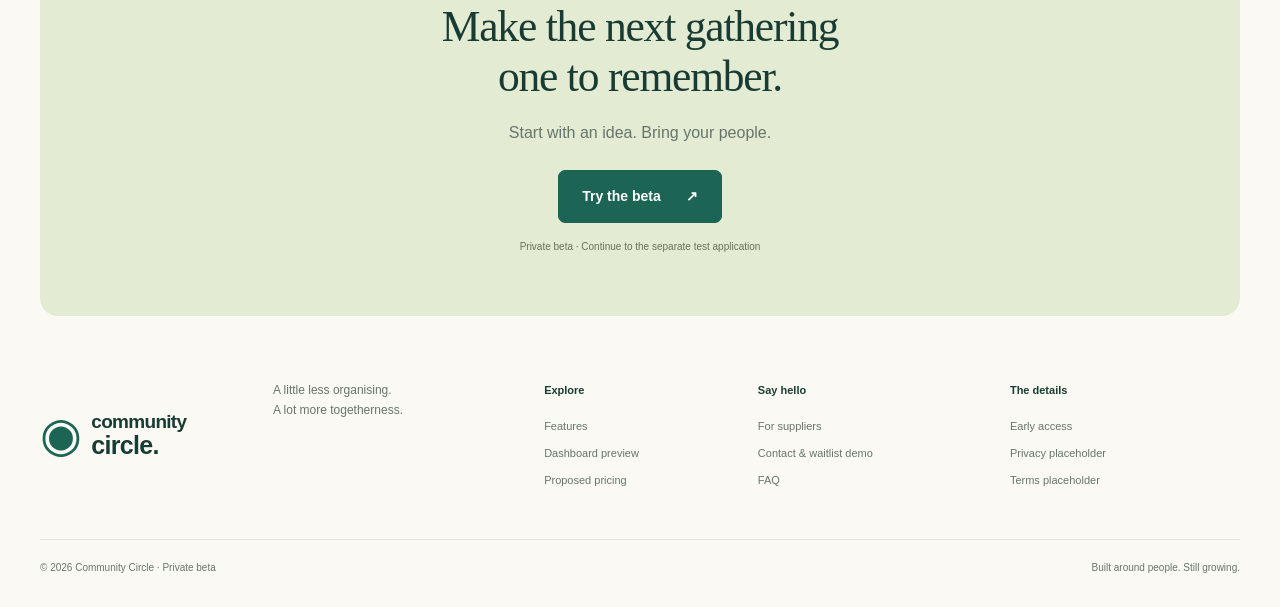
<file: suppliers.html>
<!doctype html><html lang="en-GB"><head><meta charset="utf-8"><meta name="viewport" content="width=device-width,initial-scale=1"><meta name="description" content="Community Circle early-access concept: simpler planning for community events. Private beta with proposed free launch access for up to 200 invited guest places, including plus-ones."><meta name="theme-color" content="#164e43"><title>For suppliers | Community Circle</title><link rel="icon" href="favicon.svg" type="image/svg+xml"><link rel="stylesheet" href="styles.css"><script defer src="app.js"></script></head><body><a class="skip" href="#main">Skip to content</a><div class="beta-bar">A new circle is taking shape. <strong>Currently in private beta.</strong> <a href="beta.html">Explore early access →</a></div><header><div class="nav-wrap wrap"><a class="brand" href="index.html" aria-label="Community Circle home"><span class="brand-mark">◉</span><span>community<span class="brand-line">circle<span class="brand-dot">.</span></span></span></a><button class="menu-toggle" aria-expanded="false" aria-controls="main-nav">Menu <span aria-hidden="true">☰</span></button><nav id="main-nav" aria-label="Main navigation"><a  href="features.html">Features</a><a  href="how-it-works.html">How it works</a><a  href="solutions.html">Solutions</a><a  href="pricing.html">Pricing</a><a aria-current="page" href="suppliers.html">For suppliers</a><a class="login-link" href="https://testapp.communitycircle.online/">Log in to beta</a><a class="button " href="https://testapp.communitycircle.online/">Try the beta <span aria-hidden="true">↗</span></a></nav></div></header><main id="main"><section class="page-head wrap"><span class="eyebrow">LOCAL TALENT. SHARED OCCASIONS.</span><h1>Be part of someone’s<br>next great gathering.</h1><p class="lead">Caterers, decorators, venues and equipment providers: help shape a supplier experience built around community events.</p></section><section class="section wrap"><div class="supplier-banner"><div><span class="eyebrow">FOUNDING SUPPLIER BETA</span><h2>A free start.<br>A chance to help shape it.</h2><p>Basic supplier listings are proposed to be free during beta, subject to onboarding and review. Optional premium plans may follow; pricing has not been announced.</p><a class="button " href="https://testapp.communitycircle.online/">Explore the beta app <span aria-hidden="true">↗</span></a></div><div class="supplier-profile"><span class="icon">♧</span><small>ILLUSTRATIVE BUSINESS PROFILE</small><h3>The Gathered Table</h3><p>Seasonal catering · Example supplier</p><span class="pill">Sample profile · not a real listing</span><hr><p>Community lunches, celebration platters and shared-table occasions.</p><b>Services · Availability · Enquiries</b></div></div><div class="cards"><article class="card"><span class="icon" aria-hidden="true">01</span><h3>Tell your story</h3><p>A proposed profile for your services, area and business details.</p></article><article class="card"><span class="icon" aria-hidden="true">02</span><h3>Meet local organisers</h3><p>Explore a future discovery and enquiry experience. No enquiries are delivered in this demo.</p></article><article class="card"><span class="icon" aria-hidden="true">03</span><h3>Build it with us</h3><p>Explore the beta app to see current access options. Supplier listings and enquiries remain subject to testing and review.</p></article></div><div class="notice">Supplier visibility, bookings and leads are not guaranteed. Listing criteria, final features and commercial terms are still to be confirmed.</div></section><section class="closing wrap"><span class="eyebrow">THERE’S ROOM IN THE CIRCLE</span><h2>Make the next gathering<br>one to remember.</h2><p>Start with an idea. Bring your people.</p><a class="button " href="https://testapp.communitycircle.online/">Try the beta <span aria-hidden="true">↗</span></a><small>Private beta · Continue to the separate test application</small></section></main><footer class="wrap"><div class="footer-top"><a class="brand" href="index.html"><span class="brand-mark">◉</span><span>community<span class="brand-line">circle.</span></span></a><p>A little less organising.<br>A lot more togetherness.</p><div><b>Explore</b><a href="features.html">Features</a><a href="demo.html">Dashboard preview</a><a href="pricing.html">Proposed pricing</a></div><div><b>Say hello</b><a href="suppliers.html">For suppliers</a><a href="contact.html">Contact & waitlist demo</a><a href="faq.html">FAQ</a></div><div><b>The details</b><a href="beta.html">Early access</a><a href="privacy.html">Privacy placeholder</a><a href="terms.html">Terms placeholder</a></div></div><div class="footer-bottom"><span>© 2026 Community Circle · Private beta</span><span>Built around people. Still growing.</span></div></footer></body></html>
</file>
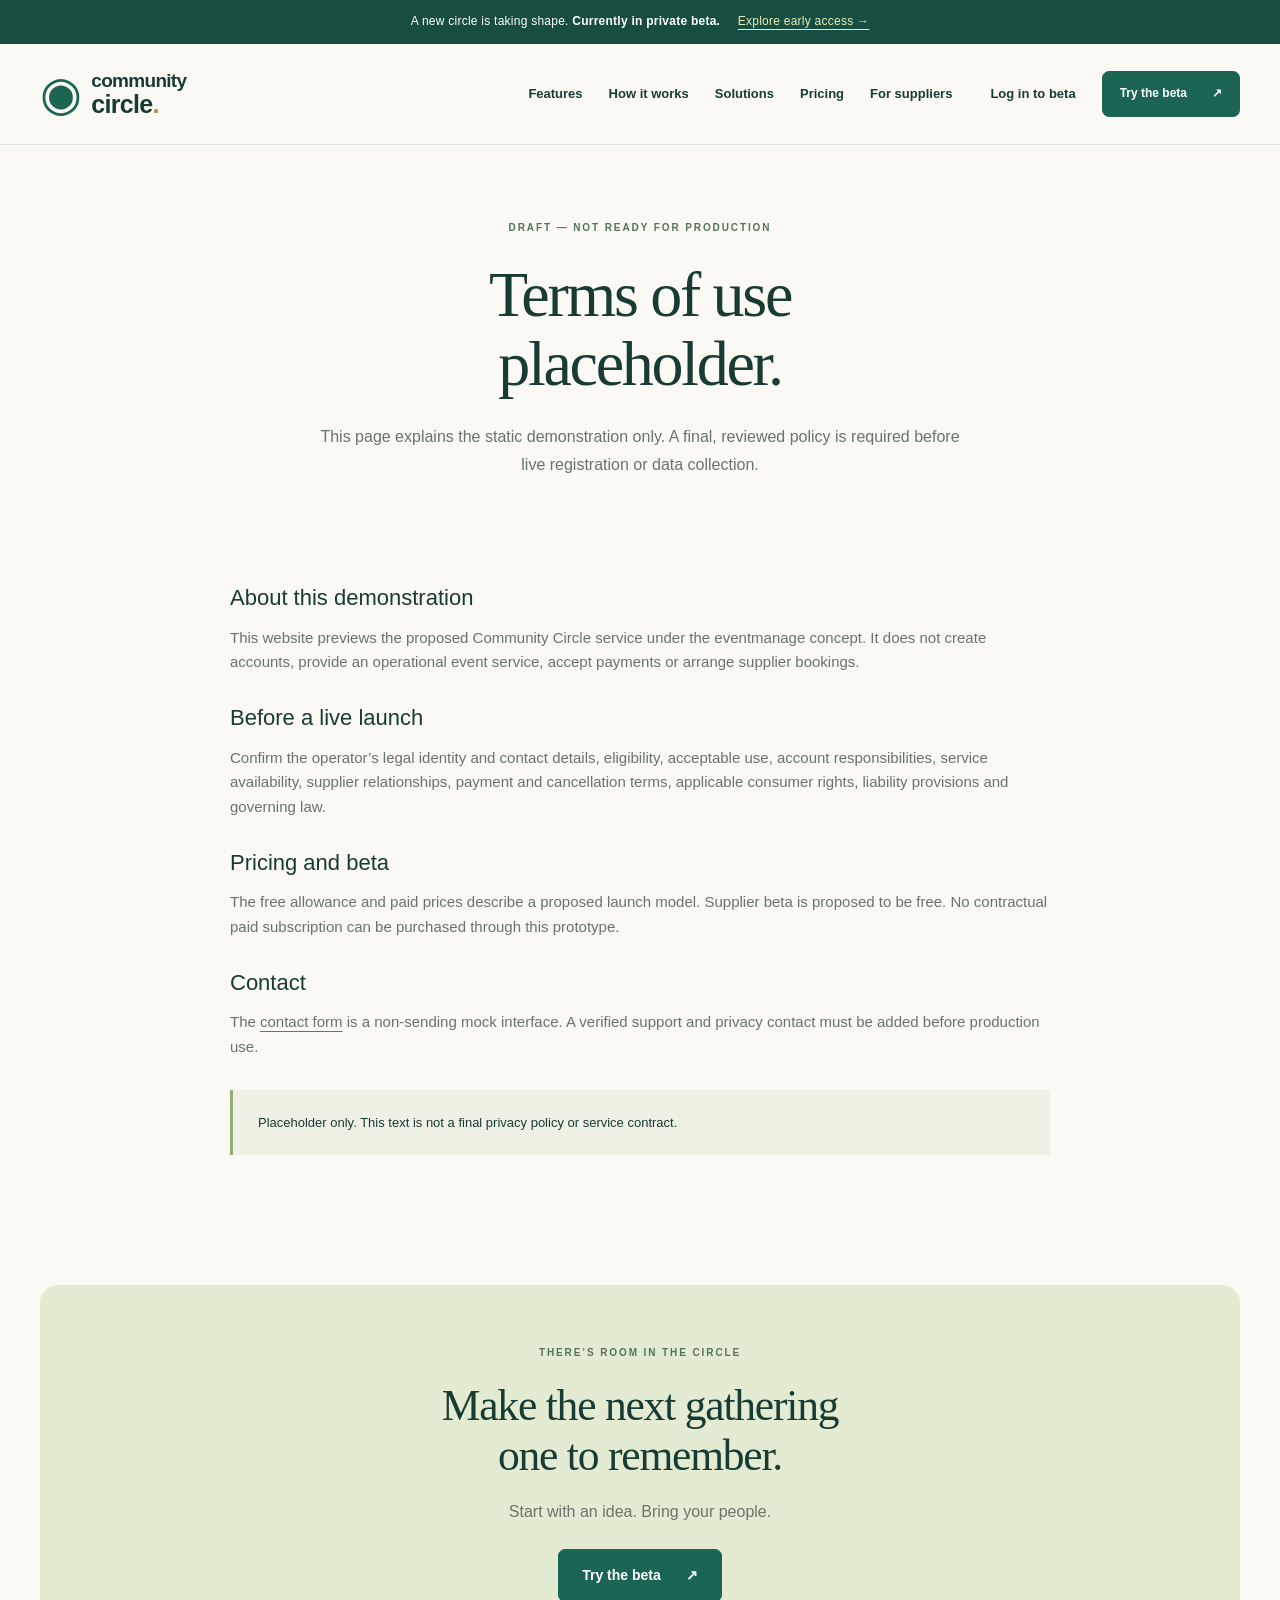
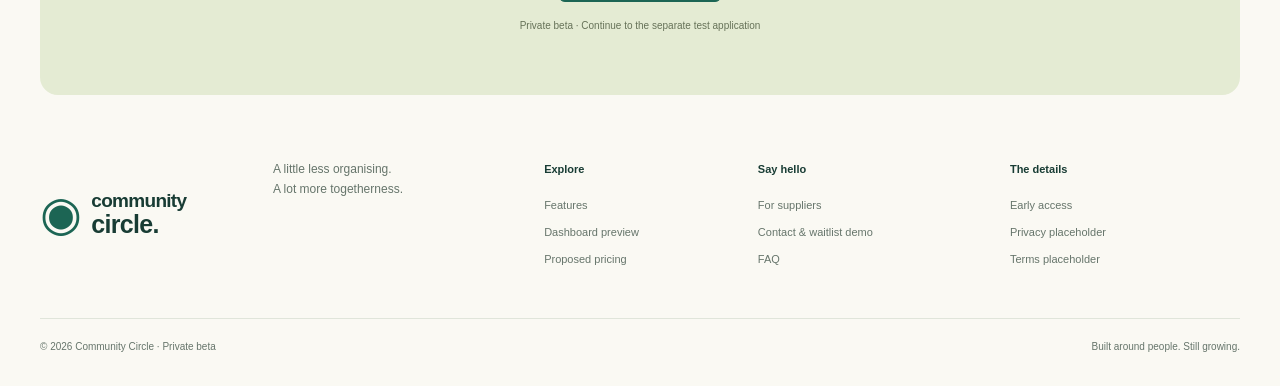
<file: terms.html>
<!doctype html><html lang="en-GB"><head><meta charset="utf-8"><meta name="viewport" content="width=device-width,initial-scale=1"><meta name="description" content="Community Circle early-access concept: simpler planning for community events. Private beta with proposed free launch access for up to 200 invited guest places, including plus-ones."><meta name="theme-color" content="#164e43"><title>Terms placeholder | Community Circle</title><link rel="icon" href="favicon.svg" type="image/svg+xml"><link rel="stylesheet" href="styles.css"><script defer src="app.js"></script></head><body><a class="skip" href="#main">Skip to content</a><div class="beta-bar">A new circle is taking shape. <strong>Currently in private beta.</strong> <a href="beta.html">Explore early access →</a></div><header><div class="nav-wrap wrap"><a class="brand" href="index.html" aria-label="Community Circle home"><span class="brand-mark">◉</span><span>community<span class="brand-line">circle<span class="brand-dot">.</span></span></span></a><button class="menu-toggle" aria-expanded="false" aria-controls="main-nav">Menu <span aria-hidden="true">☰</span></button><nav id="main-nav" aria-label="Main navigation"><a  href="features.html">Features</a><a  href="how-it-works.html">How it works</a><a  href="solutions.html">Solutions</a><a  href="pricing.html">Pricing</a><a  href="suppliers.html">For suppliers</a><a class="login-link" href="https://testapp.communitycircle.online/">Log in to beta</a><a class="button " href="https://testapp.communitycircle.online/">Try the beta <span aria-hidden="true">↗</span></a></nav></div></header><main id="main"><section class="page-head wrap"><span class="eyebrow">DRAFT — NOT READY FOR PRODUCTION</span><h1>Terms of use<br>placeholder.</h1><p class="lead">This page explains the static demonstration only. A final, reviewed policy is required before live registration or data collection.</p></section><section class="section wrap narrow legal"><h2>About this demonstration</h2><p>This website previews the proposed Community Circle service under the eventmanage concept. It does not create accounts, provide an operational event service, accept payments or arrange supplier bookings.</p><h2>Before a live launch</h2><p>Confirm the operator’s legal identity and contact details, eligibility, acceptable use, account responsibilities, service availability, supplier relationships, payment and cancellation terms, applicable consumer rights, liability provisions and governing law.</p><h2>Pricing and beta</h2><p>The free allowance and paid prices describe a proposed launch model. Supplier beta is proposed to be free. No contractual paid subscription can be purchased through this prototype.</p><h2>Contact</h2><p>The <a href="contact.html">contact form</a> is a non-sending mock interface. A verified support and privacy contact must be added before production use.</p><div class="notice">Placeholder only. This text is not a final privacy policy or service contract.</div></section><section class="closing wrap"><span class="eyebrow">THERE’S ROOM IN THE CIRCLE</span><h2>Make the next gathering<br>one to remember.</h2><p>Start with an idea. Bring your people.</p><a class="button " href="https://testapp.communitycircle.online/">Try the beta <span aria-hidden="true">↗</span></a><small>Private beta · Continue to the separate test application</small></section></main><footer class="wrap"><div class="footer-top"><a class="brand" href="index.html"><span class="brand-mark">◉</span><span>community<span class="brand-line">circle.</span></span></a><p>A little less organising.<br>A lot more togetherness.</p><div><b>Explore</b><a href="features.html">Features</a><a href="demo.html">Dashboard preview</a><a href="pricing.html">Proposed pricing</a></div><div><b>Say hello</b><a href="suppliers.html">For suppliers</a><a href="contact.html">Contact & waitlist demo</a><a href="faq.html">FAQ</a></div><div><b>The details</b><a href="beta.html">Early access</a><a href="privacy.html">Privacy placeholder</a><a href="terms.html">Terms placeholder</a></div></div><div class="footer-bottom"><span>© 2026 Community Circle · Private beta</span><span>Built around people. Still growing.</span></div></footer></body></html>
</file>
<file: styles.css>
:root{--ink:#183c34;--green:#1c6554;--muted:#66756b;--cream:#faf9f3;--line:#e0e5da;--lime:#e2edb5}*{box-sizing:border-box}body{margin:0;background:var(--cream);color:var(--ink);font:16px/1.65 'Segoe UI',Arial,sans-serif}a{color:inherit;text-underline-offset:4px}button,input,select,textarea{font:inherit}button,a,input,select,textarea,summary{-webkit-tap-highlight-color:transparent}a:focus-visible,button:focus-visible,input:focus-visible,textarea:focus-visible,select:focus-visible,summary:focus-visible{outline:3px solid #af7734;outline-offset:5px}.wrap{width:min(1220px,calc(100% - 80px));margin-inline:auto}.narrow{max-width:820px}.beta-bar{background:#184e42;color:#fff;text-align:center;font-size:12px;padding:9px 16px;letter-spacing:.25px}.beta-bar span{opacity:.8}.beta-bar a{margin-left:14px;color:#e7edb7}header{border-bottom:1px solid var(--line);background:var(--cream)}.nav-wrap{display:flex;align-items:center;justify-content:space-between;min-height:100px;gap:35px}.brand{display:inline-flex;align-items:center;gap:10px;text-decoration:none;font-size:19px;font-weight:750;line-height:1.05;letter-spacing:-.7px}.brand-mark{font-size:48px;font-weight:400;line-height:1;color:var(--green)}.brand-line{display:block;font-size:25px}.brand-dot{color:#ad8d42}nav{display:flex;align-items:center;gap:26px;font-size:13px;font-weight:600}nav a{text-decoration:none}nav a:hover,nav [aria-current]{color:#a16a30}nav .button{font-size:12px;padding:12px 17px}.login-link{margin-left:12px}.button{display:inline-flex;align-items:center;justify-content:center;gap:25px;background:var(--green);border:1px solid var(--green);color:white;border-radius:7px;padding:14px 23px;text-decoration:none;font-weight:600;font-size:14px;cursor:pointer;transition:background .15s,transform .15s}.button:hover{background:#154a3e;transform:translateY(-2px)}.button.secondary{background:transparent;color:var(--ink);border-color:#b8c4b6}.button.secondary:hover{background:#eef1e5}.menu-toggle{display:none}.hero{display:grid;grid-template-columns:1.05fr 1fr;align-items:center;gap:40px;padding-block:74px 65px;min-height:670px}.eyebrow{font-size:10px;font-weight:750;letter-spacing:1.9px;color:#527557;display:block}.live-dot{display:inline-block;width:7px;height:7px;border-radius:50%;background:#728c4e;margin-right:8px}h1,h2,h3,h4,p{margin:0}h1{font-family:Georgia,'Times New Roman',serif;font-size:clamp(44px,4.7vw,67px);font-weight:400;line-height:1.08;letter-spacing:-2.3px;margin:24px 0}h1 span{color:#528064;font-style:italic}h2{font-family:Georgia,'Times New Roman',serif;font-size:clamp(32px,3.4vw,46px);line-height:1.16;font-weight:400;letter-spacing:-1.2px}h3{font-size:19px;line-height:1.3;margin-bottom:12px}p{color:var(--muted)}.lead{font-size:16px;max-width:490px;line-height:1.8}.actions{display:flex;gap:12px;flex-wrap:wrap;margin-top:27px}.micro{font-size:11px;margin-top:14px}.hero-note{display:flex;align-items:center;gap:14px;margin-top:30px;font-size:11px;line-height:1.5}.people{display:flex;padding-left:6px}.people span{display:grid;place-items:center;width:31px;height:31px;border:3px solid var(--cream);border-radius:50%;margin-left:-6px;background:#d6b590;color:#3d4d3e;font-size:10px}.people span:nth-child(2){background:#c2cda8}.people span:nth-child(3){background:#c3d4db}.hero-art{position:relative;min-width:0}.illustration{position:relative;z-index:1}.illustration svg{width:100%;height:auto;display:block}.orbit{position:absolute;inset:0;border:1px dashed #ccd8c7;border-radius:50%;transform:rotate(-20deg)}.orbit-two{inset:35px -12px;transform:rotate(28deg)}.floating{position:absolute;z-index:2;background:#fffdf7;border:1px solid #e4e7da;border-radius:7px;box-shadow:0 7px 20px #1a4a3210;font-size:11px;padding:10px 15px;transform:rotate(-5deg)}.label-one{top:10%;left:0}.label-two{right:-7px;bottom:24%;transform:rotate(5deg)}.event-sticker{position:relative;z-index:3;background:white;border:1px solid #e4e8de;border-radius:10px;display:flex;align-items:center;gap:15px;padding:16px 20px;width:83%;margin:-35px auto 0;box-shadow:0 14px 30px #243b2810}.sticker-icon{background:#f4e5b9;border-radius:8px;padding:6px 13px;font-size:24px}.event-sticker b{font-size:14px}.event-sticker small{display:block;font-size:10px;color:var(--muted)}.event-sticker>span:last-child{margin-left:auto}.audience-strip{background:#edf0e5;border-block:1px solid var(--line)}.audience-strip .wrap{display:flex;align-items:center;justify-content:space-between;gap:25px;padding-block:25px}.audience-strip span{font-size:9px;letter-spacing:1.4px}.audience-strip b{font-family:Georgia,serif;font-size:17px;font-weight:400}.section{padding-block:75px}.section-heading{margin-bottom:35px}.section-heading .eyebrow{margin-bottom:16px}.section-heading p{margin-top:18px;max-width:620px}.cards{display:grid;grid-template-columns:repeat(3,1fr);gap:22px}.card{border:1px solid var(--line);border-radius:12px;padding:30px;background:#fffef9}.card p{font-size:14px}.icon{display:grid;place-items:center;width:45px;height:45px;background:#edf0df;color:var(--green);font-size:23px;border-radius:10px;margin-bottom:25px}.center{text-align:center;margin-top:30px}.preview-section{background:#edf2e9}.split{display:flex;justify-content:space-between;align-items:end;gap:30px}.split>p{max-width:390px;font-size:13px}.dashboard{display:grid;grid-template-columns:165px 1fr;background:#fcfdf9;border:1px solid #dbe2d5;border-radius:14px;overflow:hidden;box-shadow:0 20px 45px #223e2610;text-align:left}.dash-side{background:#164e43;color:#ecf0dc;display:flex;flex-direction:column;gap:8px;padding:20px 12px;font-size:11px}.dash-side>span{padding:10px}.dash-side .selected{background:#ffffff1c;border-radius:5px}.small-logo{font-size:30px;padding:2px 10px 22px}.side-bottom{margin-top:auto;padding:35px 8px 6px;font-size:10px}.side-bottom small{opacity:.7}.dash-main{padding:23px 30px}.dash-top{display:flex;justify-content:space-between;align-items:center;font-size:8px;letter-spacing:1.2px;color:#758475}.avatar{border-radius:50%;padding:8px;background:#e4ebd9;font-size:9px}.dash-title{display:flex;align-items:center;justify-content:space-between;margin-block:20px}.dash-title h3{font-family:Georgia,serif;font-size:27px;font-weight:400;line-height:1.2}.dash-title p{font-size:10px}.pill{font-size:9px;border-radius:20px;background:#e9efdb;padding:6px 10px;color:#4d6d3d;white-space:nowrap}.stats{display:grid;grid-template-columns:repeat(3,1fr);gap:14px;margin-bottom:20px}.stats>div{border:1px solid #e2e7db;border-radius:7px;padding:14px;background:white}.stats small{display:block;font-size:9px;color:var(--muted)}.stats strong{display:block;font-size:27px;font-weight:600;margin-block:4px}.stats em{font-size:11px;font-style:normal;color:#87917e;font-weight:400}.bar{height:5px;border-radius:8px;background:#e9eedf;overflow:hidden;margin-top:8px}.bar i{display:block;height:100%;background:#6f8c50;border-radius:8px}.positive{font-size:8px;color:#5d813e}.event-banner{display:flex;justify-content:space-between;align-items:center;background:#e5eddb;padding:22px;border-radius:7px;gap:12px}.event-banner span{font-size:8px;letter-spacing:1.5px}.event-banner h3{font-family:Georgia,serif;font-weight:400;font-size:23px;margin:7px 0}.event-banner p{font-size:10px}.date-block{display:grid;text-align:center;background:#fffef6;border-radius:6px;padding:7px 18px;font-size:8px}.date-block strong{font-size:25px;font-weight:500}.dash-grid{display:grid;grid-template-columns:1.2fr 1fr;gap:28px;margin-top:22px}h4{font-size:11px;margin-bottom:12px}.task{display:flex;align-items:center;gap:7px;font-size:9px;padding:9px 0;border-bottom:1px solid #e8ecdf}.task small{margin-left:auto;font-size:8px;color:#829074}.check,.empty{width:13px;height:13px;border-radius:4px;border:1px solid #c1ceb3;display:grid;place-items:center;color:#537349}.check{background:#e1eacb}.contribution{display:flex;align-items:center;gap:10px;font-size:10px;margin-top:14px}.contribution small{display:block;font-size:8px;color:#839178}.contribution>span{background:#f0eacc;padding:5px;border-radius:5px}.pricing-grid{display:grid;grid-template-columns:repeat(3,1fr);gap:20px}.price{background:#fffef9;padding:30px;border:1px solid var(--line);border-radius:12px;display:flex;flex-direction:column}.price .eyebrow{font-size:8px;letter-spacing:1.3px}.price h2{font:500 23px/1.4 'Segoe UI',sans-serif;margin-top:20px;letter-spacing:-.6px}.amount{font-size:42px;letter-spacing:-2px;line-height:1.4;margin-top:16px}.amount small{font-size:13px;letter-spacing:0}.price p{font-size:12px}.price ul{list-style:none;padding:20px 0;margin:0 0 15px;font-size:12px;flex:1}.price li{margin-block:11px;padding-left:20px;position:relative}.price li:before{content:'✓';position:absolute;left:0;color:#6e8855}.price.featured{background:#eaf0dd;border-color:#acbe96}.price .button{font-size:12px;gap:12px;padding:12px}.fine{font-size:11px;margin-top:20px}.faq-list{border-top:1px solid var(--line)}details{border-bottom:1px solid var(--line);padding:20px 0}summary{font-size:16px;font-weight:600;cursor:pointer;list-style:none;padding-right:28px;position:relative}summary::after{content:'+';position:absolute;right:4px;font-size:22px;font-weight:400;top:-5px}details[open] summary::after{content:'−'}details p{font-size:14px;padding:15px 26px 0 0}.closing{background:#e4ebd3;border-radius:18px;text-align:center;padding:60px 30px;margin-block:25px 65px;position:relative;overflow:hidden}.closing h2{margin:18px 0}.closing .button{margin-top:24px}.closing small{display:block;margin-top:16px;font-size:10px;color:#667258}.footer-top{display:grid;grid-template-columns:1.1fr 1.3fr 1fr 1.2fr 1.2fr;gap:22px;padding-bottom:50px}.footer-top p{font-size:12px}.footer-top>div{display:flex;flex-direction:column;gap:9px;font-size:11px}.footer-top b{margin-bottom:9px}.footer-top a:not(.brand){color:var(--muted);text-decoration:none}.footer-bottom{border-top:1px solid var(--line);display:flex;justify-content:space-between;padding:20px 0 30px;font-size:10px;color:var(--muted)}.page-head{text-align:center;padding-top:75px}.page-head h1{font-size:clamp(40px,5vw,65px)}.page-head .lead{margin:auto;max-width:660px}.notice{padding:22px 25px;border-left:3px solid #94ab72;background:#eef1e4;margin-block:30px;font-size:13px}.notice p{margin-top:8px}.supplier-banner{display:grid;grid-template-columns:1fr 1fr;gap:60px;align-items:center;margin-bottom:60px}.supplier-banner p{margin-block:22px}.supplier-profile{background:#e8eedf;border-radius:16px;padding:35px}.supplier-profile>small{display:block;font-size:9px;letter-spacing:1px;margin-bottom:18px}.supplier-profile h3{font-family:Georgia,serif;font-size:30px;font-weight:400}.supplier-profile p{font-size:14px}.supplier-profile hr{border:0;border-top:1px solid #cbd5be;margin:25px 0}.supplier-profile b{font-size:12px}.form-layout{display:grid;grid-template-columns:1fr 1fr;gap:80px}.form-layout aside>p{margin-top:20px}.form-layout h2{margin-top:18px}form{padding:35px;background:#fffef9;border:1px solid var(--line);border-radius:14px}label{display:block;font-size:13px;font-weight:600;margin-block:17px}input,select,textarea{display:block;width:100%;background:#fffefb;border:1px solid #cbd3c2;border-radius:6px;padding:12px;margin-top:7px;color:var(--ink)}input:disabled{background:#eeeee7;color:#838878}.checkbox{display:flex;align-items:start;gap:10px;font-size:11px;font-weight:400}.checkbox input,.demo-task input{width:auto;margin-top:4px;accent-color:var(--green)}.form-status{color:#225e43;font-weight:600;font-size:13px;margin-top:16px}.demo-tabs{display:flex;gap:10px;margin-bottom:24px}.demo-tabs button{border:1px solid #ccd6c3;border-radius:6px;background:transparent;color:var(--ink);padding:10px 22px;cursor:pointer;font-size:13px}.demo-tabs [aria-selected=true]{background:var(--green);color:white}.table-card{padding:35px;border:1px solid var(--line);border-radius:12px;background:#fffef9;min-height:400px}.table-scroll{overflow-x:auto}table{border-collapse:collapse;width:100%;margin-top:25px;font-size:13px}th,td{text-align:left;border-bottom:1px solid var(--line);padding:16px 10px}th{background:#edf1e5}.demo-task{display:flex;gap:12px;padding:12px;border-bottom:1px solid var(--line)}.legal h2{font-family:'Segoe UI',sans-serif;font-size:22px;margin:30px 0 15px;letter-spacing:0}.legal p{font-size:15px}.skip{position:absolute;top:-100px;left:20px;padding:10px;background:white;z-index:20}.skip:focus{top:8px}[hidden]{display:none!important}
@media(min-width:1500px){.hero{padding-block:90px}.hero-art{padding:10px}}
@media(max-width:1100px){.wrap{width:calc(100% - 48px)}nav{gap:16px}nav .button{padding:10px;font-size:11px}.login-link{margin-left:0}.nav-wrap{gap:20px}.hero{gap:15px}h1{font-size:52px}.hero .button{padding:12px 16px;font-size:12px;gap:15px}.label-two{right:0}.price{padding:24px}.footer-top{grid-template-columns:1fr 1fr 1fr}.footer-top>p{grid-column:span 2}.form-layout{gap:35px}}
@media(max-width:900px){.menu-toggle{display:flex;gap:16px;align-items:center;background:none;border:1px solid #bbc9b6;border-radius:6px;padding:9px 14px;color:var(--ink);font-size:13px}.nav-wrap{position:relative;min-height:85px}nav{display:none;position:absolute;top:100%;left:-24px;right:-24px;background:var(--cream);padding:24px;z-index:10;border-bottom:1px solid var(--line);box-shadow:0 18px 20px #183c3410}nav.open{display:flex;flex-direction:column;align-items:stretch;gap:0}nav a{padding:12px}.hero{grid-template-columns:1fr 1fr;padding-block:55px;min-height:0}.hero h1{font-size:44px}.hero .lead{font-size:14px}.floating{font-size:9px;padding:8px}.event-sticker{padding:10px;width:95%;gap:8px}.event-sticker b{font-size:11px}.event-sticker small{font-size:8px}.audience-strip .wrap{flex-wrap:wrap;justify-content:center;gap:18px 30px}.audience-strip span{width:100%;text-align:center}.cards{grid-template-columns:repeat(2,1fr)}.cards .card:last-child:nth-child(odd){grid-column:span 2}.pricing-grid{gap:12px}.price{padding:20px}.price h2{font-size:19px}.price .button{padding:10px;font-size:11px}.price .eyebrow{font-size:7px}.dash-side{width:130px}.dashboard{grid-template-columns:130px 1fr}.dash-main{padding:20px}.supplier-banner{gap:30px}}
@media(max-width:640px){.wrap{width:calc(100% - 36px)}.beta-bar{font-size:10px;padding:9px 15px}.beta-bar span{display:none}.beta-bar a{margin-left:7px}.brand{font-size:16px}.brand-line{font-size:22px}.brand-mark{font-size:42px}.nav-wrap{min-height:77px}nav{left:-18px;right:-18px;padding:18px}.hero{grid-template-columns:1fr;padding-top:40px;gap:32px}.hero h1{font-size:48px;letter-spacing:-1.8px}.hero .lead{font-size:15px}.hero .eyebrow{font-size:8px;letter-spacing:1.5px}.hero-note{margin-top:22px}.hero-art{max-width:450px;width:100%;margin:auto;padding-inline:12px}.label-one{left:8px}.label-two{right:3px;font-size:9px}.event-sticker{width:86%;padding:12px}.audience-strip b{font-size:14px}.audience-strip .wrap{gap:12px 22px}.section{padding-block:48px}.section-heading{margin-bottom:26px}h2{font-size:35px}.cards,.pricing-grid{grid-template-columns:1fr}.cards .card:last-child:nth-child(odd){grid-column:auto}.card{padding:25px}.card .icon{margin-bottom:20px}.split{display:block}.split>p{margin-top:20px}.dashboard{grid-template-columns:1fr;border-radius:10px}.dash-side{display:none}.dash-main{padding:17px 13px}.dash-title h3{font-size:23px}.dash-title p{max-width:200px;font-size:9px}.dash-title .pill{font-size:8px;padding:5px 7px}.stats{gap:7px}.stats>div{padding:10px 8px}.stats strong{font-size:25px}.stats small{font-size:8px}.event-banner{padding:15px 12px}.event-banner h3{font-size:21px}.event-banner p{font-size:9px}.date-block{padding:6px 10px}.dash-grid{grid-template-columns:1fr;gap:20px}.dash-grid section{min-width:0}.task{font-size:10px}.contribution{font-size:11px}.price{padding:27px}.price h2{font-size:25px}.price .eyebrow{font-size:9px}.price li,.price p{font-size:13px}.price .button{font-size:13px;padding:13px}.price ul{padding-block:12px}.closing{padding:42px 20px;margin-bottom:45px}.closing h2{font-size:34px}.footer-top{grid-template-columns:1fr 1fr;gap:30px 18px;padding-bottom:35px}.footer-top>p{grid-column:auto}.footer-bottom{flex-direction:column;gap:8px}.page-head{padding-top:45px}.page-head h1{font-size:44px}.page-head .lead{font-size:15px}.supplier-banner,.form-layout{grid-template-columns:1fr;gap:30px}.supplier-profile{padding:28px}.form-layout{padding-top:35px}form{padding:25px}.demo-tabs{gap:7px}.demo-tabs button{padding:10px 14px;font-size:12px}.table-card{padding:22px;min-height:360px}th,td{padding:12px 8px;white-space:nowrap;font-size:12px}summary{font-size:14px}.notice{padding:18px;font-size:12px}.eyebrow{font-size:9px}}
@media(prefers-reduced-motion:reduce){*{scroll-behavior:auto!important;transition:none!important}}

/* Beta launch amendments; original 8 November visual design retained. */
.beta-bar strong{font-weight:700}.amount-words{font-size:30px;letter-spacing:-1px;line-height:1.4;min-height:59px} .beta-bar a{display:inline-block;padding-block:3px}@media(max-width:640px){.beta-bar strong{display:inline}.beta-bar a{display:block;margin-left:0}.amount-words{font-size:32px}}

@media(max-width:900px){html:not(.js) .nav-wrap{flex-wrap:wrap}html:not(.js) nav{display:flex;position:static;flex-wrap:wrap;box-shadow:none;width:100%;gap:12px}html:not(.js) .menu-toggle{display:none}}
</file>
